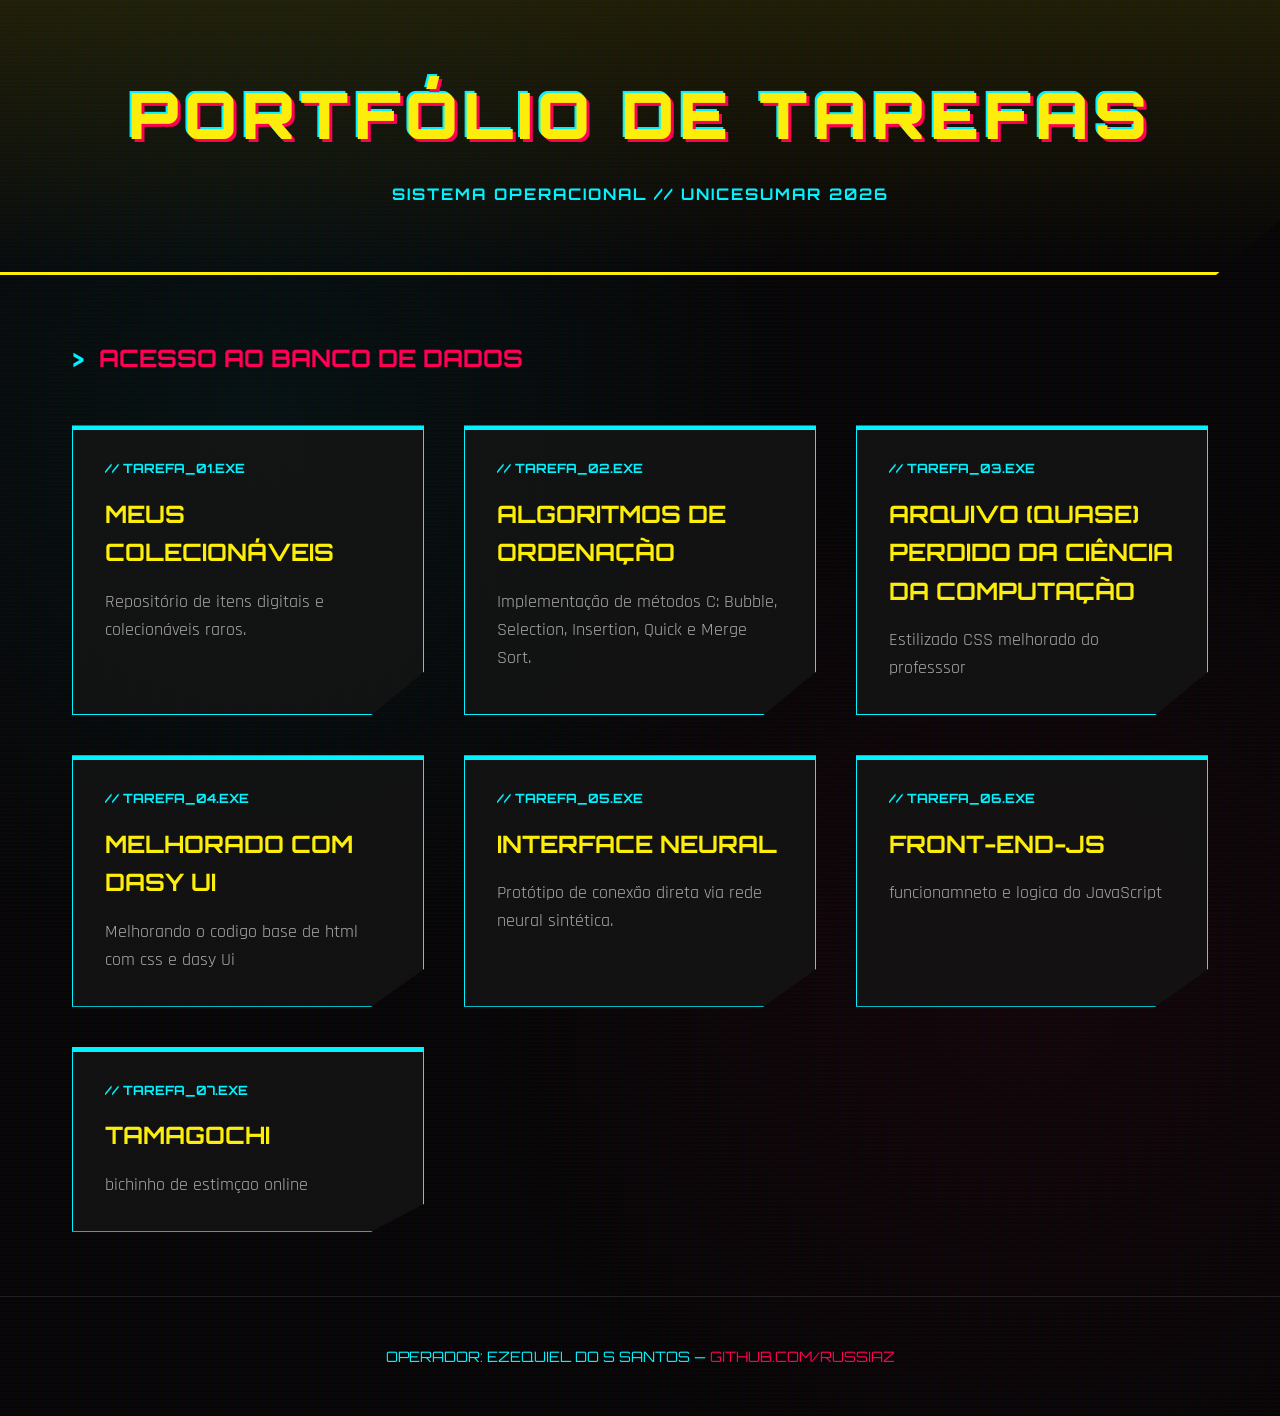
<file: index.html>
<!DOCTYPE html>
<html lang="pt-BR">
<head>
    <meta charset="UTF-8">
    <meta http-equiv="X-UA-Compatible" content="IE=edge">
    <meta name="viewport" content="width=device-width, initial-scale=1.0">
    <title>Portfólio de Tarefas // Cyberpunk 2026</title>
    <link rel="preconnect" href="https://fonts.googleapis.com">
    <link rel="preconnect" href="https://fonts.gstatic.com" crossorigin>
    <link href="https://fonts.googleapis.com/css2?family=Orbitron:wght@400;700;900&family=Rajdhani:wght@300;500;700&display=swap" rel="stylesheet">
    <style>
        :root {
            --bg-color: #050505;
            --main-cyan: #00f3ff;
            --main-pink: #ff0055;
            --main-yellow: #fcee0a;
            --text-color: #e0e0e0;
            --card-bg: rgba(20, 20, 20, 0.8);
            --glitch-speed: 0.3s;
        }

        * {
            margin: 0;
            padding: 0;
            box-sizing: border-box;
        }

        body {
            background-color: var(--bg-color);
            background-image: 
                radial-gradient(circle at 20% 30%, rgba(0, 243, 255, 0.05) 0%, transparent 40%),
                radial-gradient(circle at 80% 70%, rgba(255, 0, 85, 0.05) 0%, transparent 40%),
                linear-gradient(rgba(18, 16, 16, 0) 50%, rgba(0, 0, 0, 0.25) 50%),
                linear-gradient(90deg, rgba(255, 0, 0, 0.06), rgba(0, 255, 0, 0.02), rgba(0, 0, 255, 0.06));
            background-size: 100% 100%, 100% 100%, 100% 4px, 3px 100%;
            color: var(--text-color);
            font-family: 'Rajdhani', sans-serif;
            line-height: 1.6;
            overflow-x: hidden;
            min-height: 100vh;
        }

        header {
            padding: 4rem 2rem;
            text-align: center;
            border-bottom: 3px solid var(--main-yellow);
            position: relative;
            background: linear-gradient(to bottom, rgba(252, 238, 10, 0.1), transparent);
            clip-path: polygon(0 0, 100% 0, 100% 80%, 95% 100%, 0 100%);
        }

        header h1 {
            font-family: 'Orbitron', sans-serif;
            font-size: clamp(2rem, 8vw, 4rem);
            font-weight: 900;
            text-transform: uppercase;
            color: var(--main-yellow);
            text-shadow: 3px 3px 0px var(--main-pink), -2px -2px 0px var(--main-cyan);
            letter-spacing: 5px;
            margin-bottom: 1rem;
            position: relative;
        }

        header p {
            font-family: 'Orbitron', sans-serif;
            font-weight: 700;
            color: var(--main-cyan);
            letter-spacing: 2px;
            text-transform: uppercase;
        }

        main {
            max-width: 1200px;
            margin: 0 auto;
            padding: 4rem 2rem;
        }

        h2 {
            font-family: 'Orbitron', sans-serif;
            text-transform: uppercase;
            color: var(--main-pink);
            margin-bottom: 3rem;
            display: flex;
            align-items: center;
            gap: 1rem;
        }

        h2::before {
            content: ">";
            color: var(--main-cyan);
        }

        .grid {
            display: grid;
            grid-template-columns: repeat(auto-fill, minmax(300px, 1fr));
            gap: 2.5rem;
        }

        .card {
            background: var(--card-bg);
            border: 1px solid var(--main-cyan);
            padding: 2rem;
            text-decoration: none;
            color: inherit;
            position: relative;
            transition: all 0.3s ease;
            clip-path: polygon(0 0, 100% 0, 100% 85%, 85% 100%, 0 100%);
            display: flex;
            flex-direction: column;
            gap: 1rem;
            overflow: hidden;
        }

        .card::before {
            content: "";
            position: absolute;
            top: 0;
            left: 0;
            width: 100%;
            height: 4px;
            background: var(--main-cyan);
            transition: all 0.3s ease;
        }

        .card:hover {
            transform: translateY(-10px) skewX(-2deg);
            box-shadow: 10px 10px 0px var(--main-pink);
            border-color: var(--main-pink);
        }

        .card:hover::before {
            background: var(--main-pink);
            height: 8px;
        }

        .card .numero {
            font-family: 'Orbitron', sans-serif;
            color: var(--main-cyan);
            font-size: 0.8rem;
            font-weight: bold;
        }

        .card h3 {
            font-family: 'Orbitron', sans-serif;
            font-size: 1.5rem;
            color: var(--main-yellow);
            text-transform: uppercase;
        }

        .card p {
            font-size: 1.1rem;
            color: #aaa;
        }

        footer {
            text-align: center;
            padding: 3rem;
            border-top: 1px solid rgba(255, 255, 255, 0.1);
            font-family: 'Orbitron', sans-serif;
            color: var(--main-cyan);
            font-size: 0.9rem;
            text-transform: uppercase;
        }

        /* Glitch Effect */
        .glitch-wrapper {
            position: relative;
        }

        @keyframes glitch {
            0% { transform: translate(0); }
            20% { transform: translate(-3px, 3px); }
            40% { transform: translate(-3px, -3px); }
            60% { transform: translate(3px, 3px); }
            80% { transform: translate(3px, -3px); }
            100% { transform: translate(0); }
        }

        .card:hover h3 {
            animation: glitch var(--glitch-speed) infinite;
            text-shadow: 2px 0 var(--main-pink), -2px 0 var(--main-cyan);
        }

        /* Decorative elements */
        .scanline {
            width: 100%;
            height: 100px;
            z-index: 10;
            background: linear-gradient(0deg, rgba(0, 0, 0, 0) 0%, rgba(255, 255, 255, 0.1) 50%, rgba(0, 0, 0, 0) 100%);
            opacity: 0.1;
            position: fixed;
            bottom: 100%;
            animation: scanline 8s linear infinite;
            pointer-events: none;
        }

        @keyframes scanline {
            0% { bottom: 100%; }
            100% { bottom: -100px; }
        }

    </style>
</head>
<body>
    <div class="scanline"></div>
    
    <header>
        <h1 class="glitch" data-text="Portfólio de Tarefas">Portfólio de Tarefas</h1>
        <p>SISTEMA OPERACIONAL // UniCesumar 2026</p>
    </header>

    <main>
        <h2>Acesso ao Banco de Dados</h2>
        
        <div class="grid">
            <!-- CARD DE TAREFA 01 -->
            <a class="card" href="tarefa1/">
                <div class="numero">// TAREFA_01.EXE</div>
                <h3>Meus Colecionáveis</h3>
                <p>Repositório de itens digitais e colecionáveis raros.</p>
            </a>

            <!-- CARD DE TAREFA 02 -->
            <a class="card" href="tarefa2/">
                <div class="numero">// TAREFA_02.EXE</div>
                <h3>Algoritmos de Ordenação</h3>
                <p>Implementação de métodos C: Bubble, Selection, Insertion, Quick e Merge Sort.</p>
            </a>

            
            <a class="card" href="tarefa3/">
                <div class="numero">// TAREFA_03.EXE</div>
                <h3>Arquivo (Quase) Perdido da Ciência da Computação</h3>
                <p>Estilizado CSS melhorado do professsor</p>
            </a>

             
            <a class="card" href="tarefa4/">
                <div class="numero">// TAREFA_04.EXE</div>
                <h3>melhorado com Dasy UI</h3>
                <p>Melhorando o codigo base de html com css e dasy Ui</p>
            </a>

             
            <a class="card" href="tarefa5/">
                <div class="numero">// TAREFA_05.EXE</div>
                <h3>Interface Neural</h3>
                <p>Protótipo de conexão direta via rede neural sintética.</p>
            </a>

             
            <a class="card" href="tarefa6/">
                <div class="numero">// TAREFA_06.EXE</div>
                <h3>Front-end-Js</h3>
                <p>funcionamneto e logica do JavaScript</p>
            </a>

            
            <a class="card" href="tarefa7/">
                <div class="numero">// TAREFA_07.EXE</div>
                <h3>Tamagochi</h3>
                <p>bichinho de estimçao online</p>
            </a>
            
        </div>
    </main>

    <footer>
        <p>Operador: Ezequiel do s Santos — <span style="color: var(--main-pink)">github.com/russiaz</span></p>
    </footer>
</body>
</html>
</file>
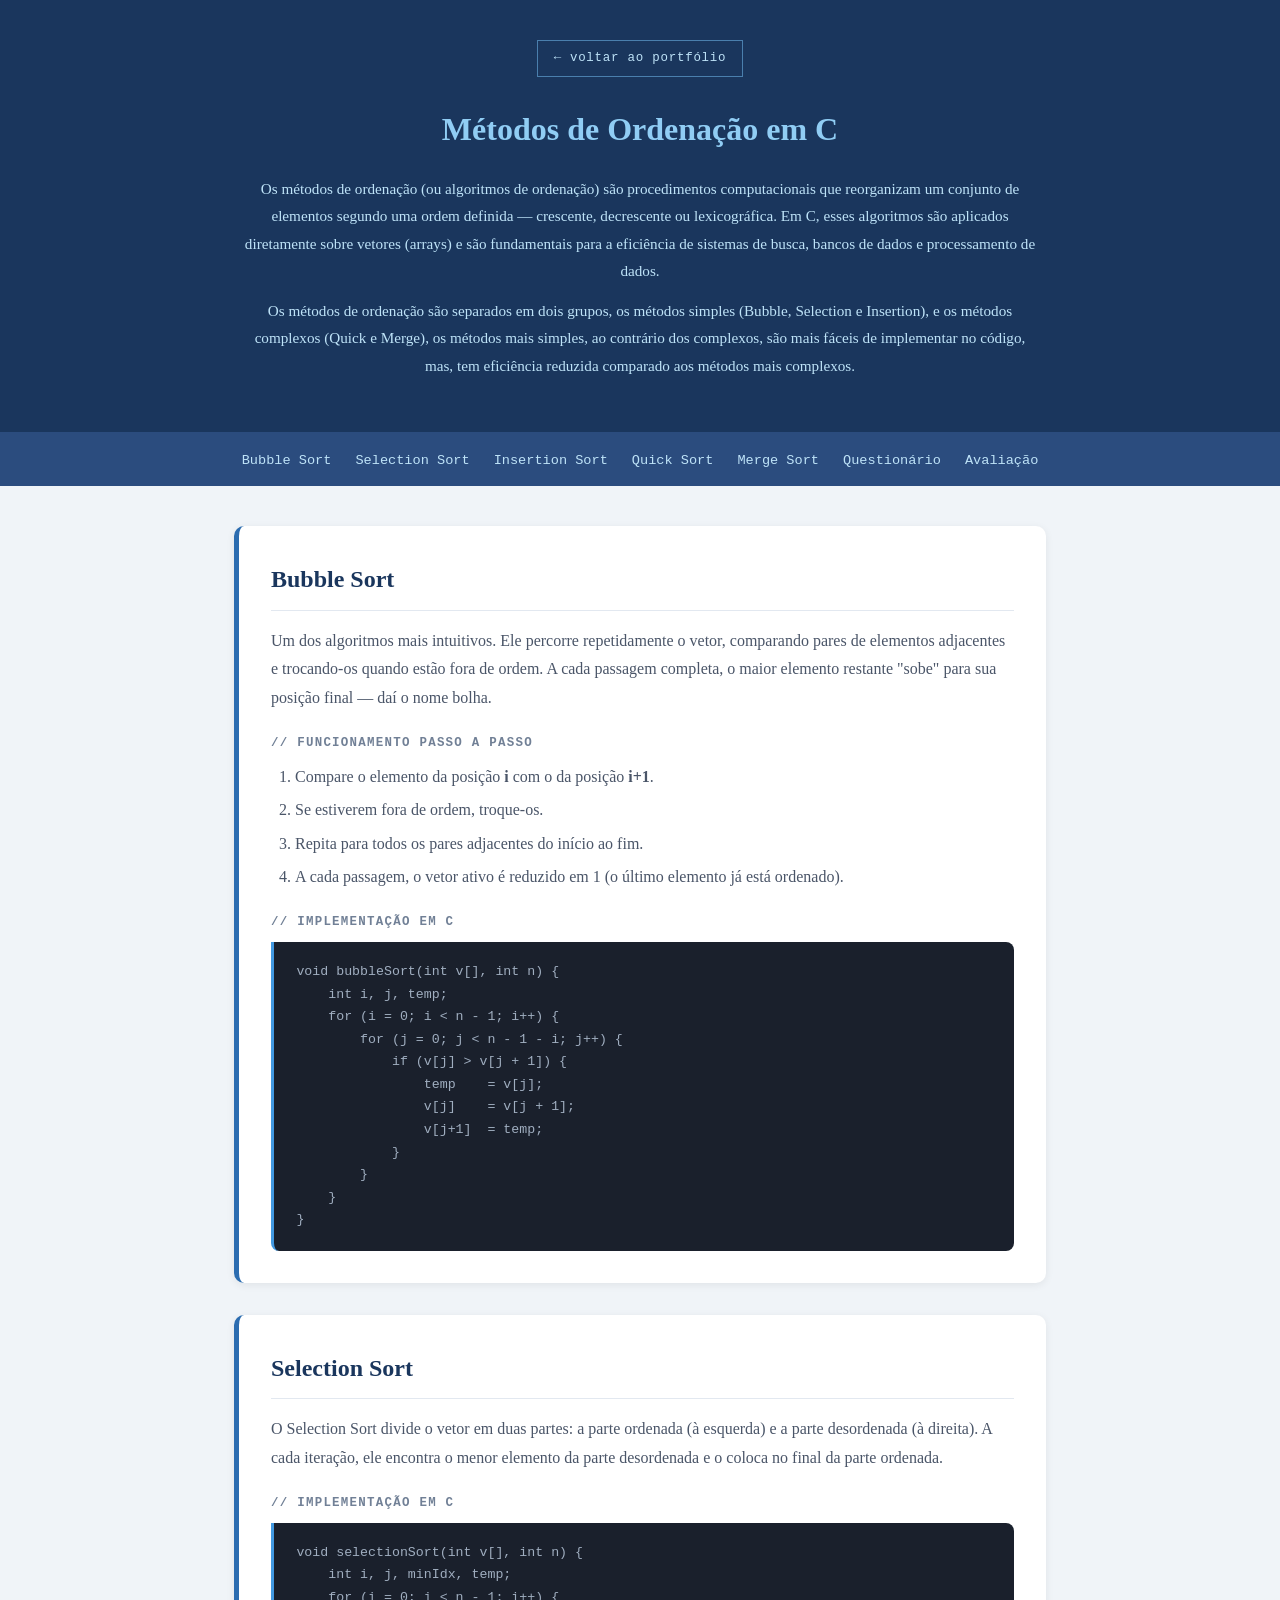
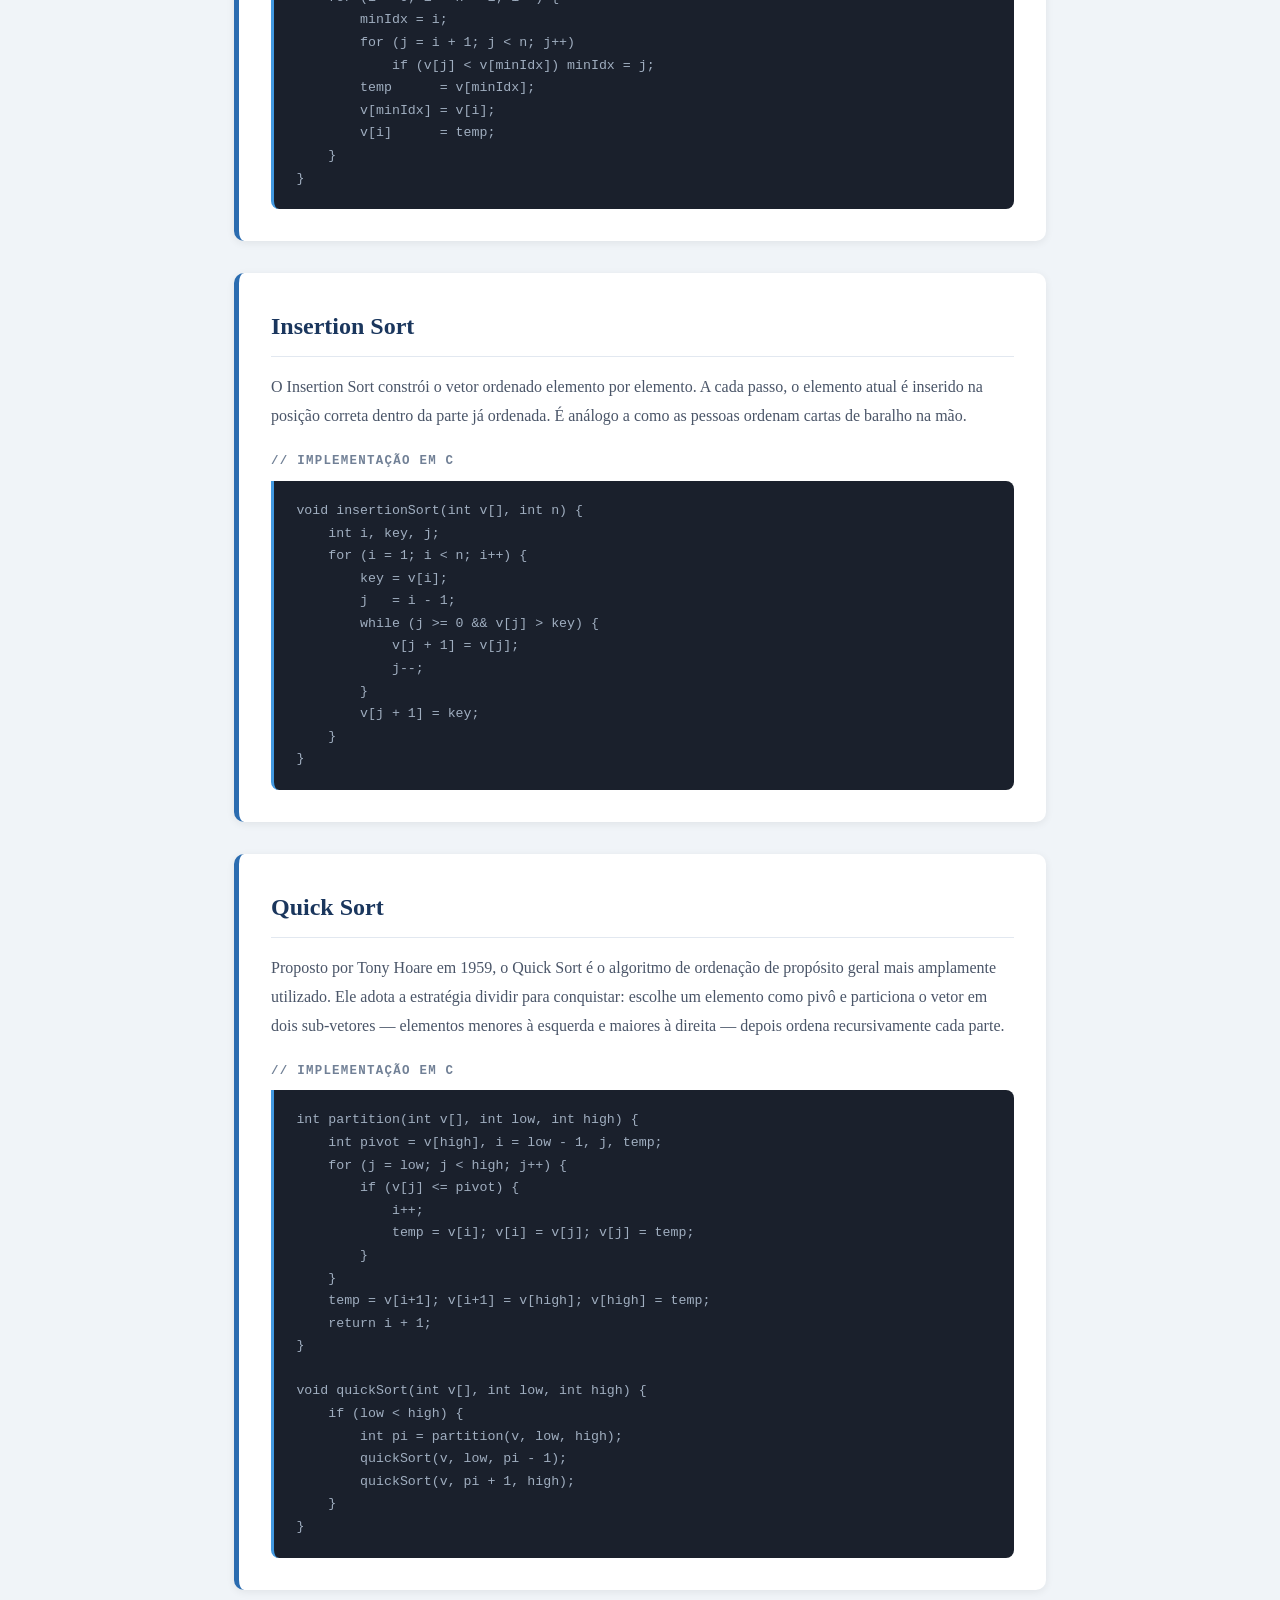
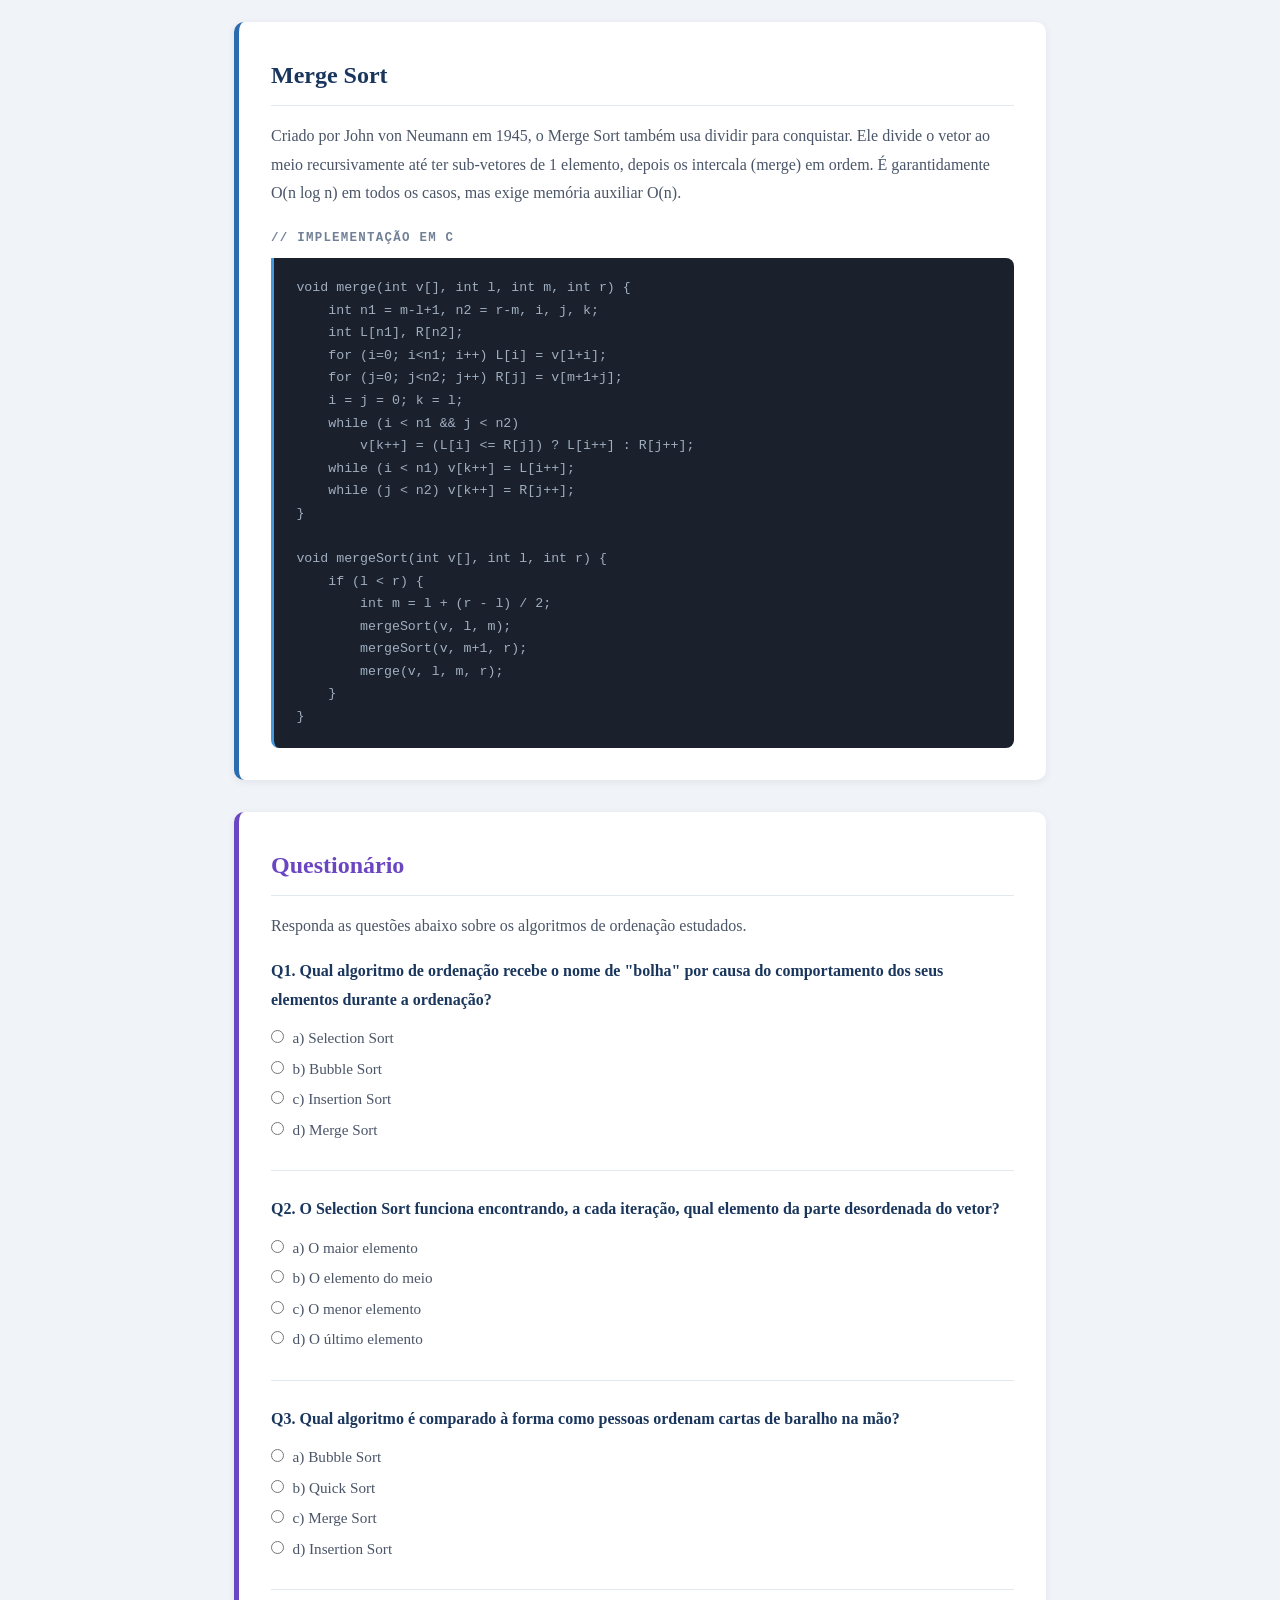
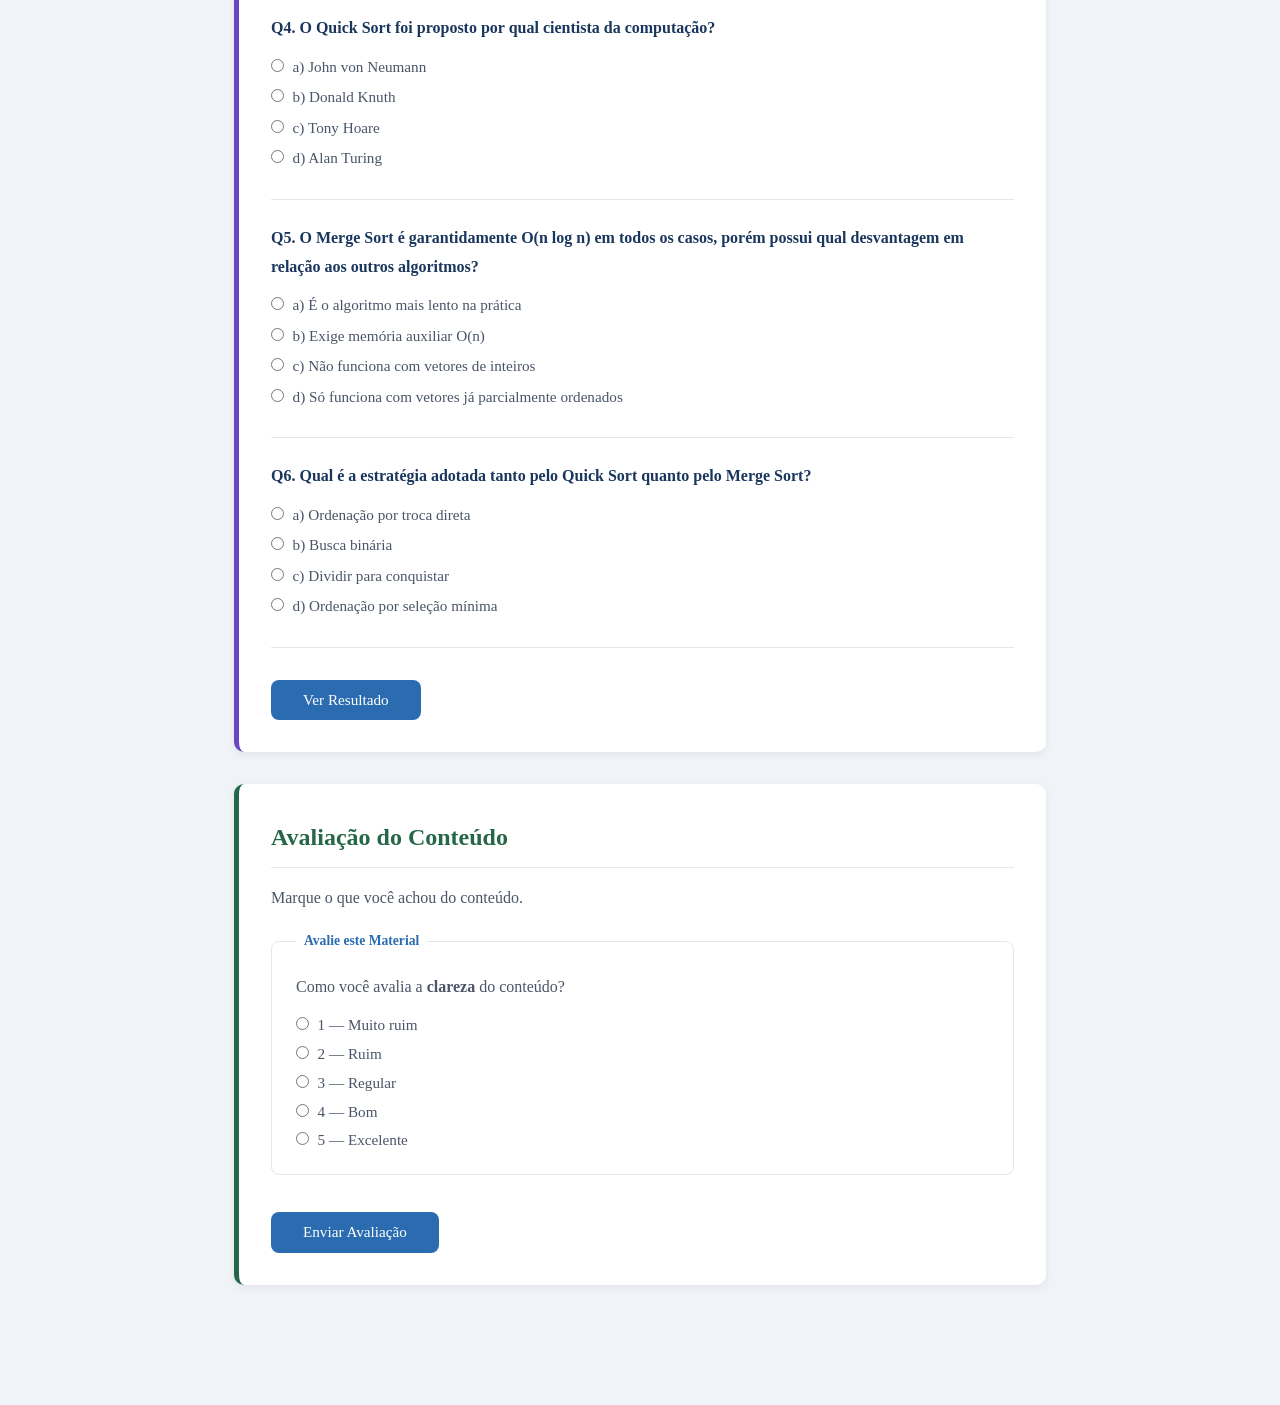
<file: tarefa2/index.html>
<!DOCTYPE html>
<html lang="pt-BR">

<head>
  <meta charset="UTF-8">
  <meta http-equiv="X-UA-Compatible" content="IE=edge">
  <meta name="viewport" content="width=device-width, initial-scale=1.0">
  <title>Métodos de Ordenação em C</title>

  <style>
    * { margin: 0; padding: 0; box-sizing: border-box; }

    body {
      background-color: #f0f4f8;
      color: #2d3748;
      font-family: Georgia, serif;
      font-size: 16px;
      line-height: 1.8;
    }

    header {
      background-color: #1a365d;
      color: #ffffff;
      padding: 2.5rem 2rem;
      text-align: center;
    }

    header h1 {
      font-size: 2rem;
      margin-bottom: 1rem;
      color: #90cdf4;
    }

    header p {
      max-width: 800px;
      margin: 0 auto 0.8rem;
      color: #bee3f8;
      font-size: 0.95rem;
    }

    /* ── BOTÃO VOLTAR ── */
    .btn-voltar {
      display: inline-flex;
      align-items: center;
      gap: 0.5rem;
      font-family: 'Courier New', monospace;
      font-size: 0.78rem;
      color: #bee3f8;
      text-decoration: none;
      letter-spacing: 0.06em;
      padding: 0.4rem 1rem;
      border: 1px solid #4a7fad;
      background: transparent;
      margin-bottom: 1.5rem;
      transition: color 0.2s, border-color 0.2s, background 0.2s;
      position: relative;
      overflow: hidden;
    }

    .btn-voltar::before {
      content: '';
      position: absolute;
      top: 0; left: 0; right: 0;
      height: 1px;
      background: #90cdf4;
      transform: scaleX(0);
      transform-origin: left;
      transition: transform 0.25s ease;
    }

    .btn-voltar:hover {
      color: #ffffff;
      border-color: #90cdf4;
      background: rgba(144, 205, 244, 0.08);
    }

    .btn-voltar:hover::before {
      transform: scaleX(1);
    }

    .btn-voltar .seta {
      transition: transform 0.2s;
    }

    .btn-voltar:hover .seta {
      transform: translateX(-3px);
    }

    nav {
      background-color: #2b4c7e;
      padding: 0.8rem 2rem;
      position: sticky;
      top: 0;
      z-index: 100;
    }

    nav ul {
      list-style: none;
      display: flex;
      flex-wrap: wrap;
      justify-content: center;
      gap: 0.5rem 1.5rem;
    }

    nav ul li a {
      color: #bee3f8;
      text-decoration: none;
      font-family: 'Courier New', monospace;
      font-size: 0.85rem;
      padding: 0.2rem 0;
      border-bottom: 2px solid transparent;
      transition: color 0.2s, border-color 0.2s;
    }

    nav ul li a:hover {
      color: #ffffff;
      border-bottom-color: #90cdf4;
    }

    main {
      max-width: 860px;
      margin: 2.5rem auto;
      padding: 0 1.5rem 3rem;
    }

    section {
      background-color: #ffffff;
      border-radius: 10px;
      padding: 2rem;
      margin-bottom: 2rem;
      border-left: 5px solid #2b6cb0;
      box-shadow: 0 2px 8px rgba(0,0,0,0.07);
    }

    section h2 {
      font-size: 1.5rem;
      color: #1a365d;
      margin-bottom: 1rem;
      padding-bottom: 0.5rem;
      border-bottom: 1px solid #e2e8f0;
    }

    section p {
      color: #4a5568;
      margin-bottom: 1rem;
    }

    section h4 {
      font-family: 'Courier New', monospace;
      font-size: 0.78rem;
      color: #718096;
      text-transform: uppercase;
      letter-spacing: 0.1em;
      margin: 1.2rem 0 0.5rem;
    }

    ol {
      padding-left: 1.5rem;
      margin-bottom: 1rem;
    }

    ol li {
      color: #4a5568;
      margin-bottom: 0.3rem;
    }

    section pre, section .codigo {
      background-color: #1a202c;
      color: #a0aec0;
      font-family: 'Courier New', monospace;
      font-size: 0.83rem;
      line-height: 1.7;
      padding: 1.2rem 1.4rem;
      border-radius: 0 8px 8px 8px;
      border-left: 3px solid #4299e1;
      overflow-x: auto;
      white-space: pre;
      margin-top: 0.5rem;
    }

    #avaliacao {
      border-left-color: #276749;
    }

    #avaliacao h2 {
      color: #276749;
    }

    fieldset {
      border: 1px solid #e2e8f0;
      border-radius: 8px;
      padding: 1.2rem 1.5rem;
      margin-top: 1rem;
    }

    legend {
      font-size: 0.85rem;
      font-weight: bold;
      color: #2b6cb0;
      padding: 0 0.5rem;
    }

    fieldset p { margin-bottom: 0.6rem; }

    label {
      color: #4a5568;
      font-size: 0.95rem;
      cursor: pointer;
    }

    input[type="radio"] {
      accent-color: #2b6cb0;
      margin-right: 0.3rem;
    }

    button[type="submit"] {
      background-color: #2b6cb0;
      color: #ffffff;
      font-family: Georgia, serif;
      font-size: 0.95rem;
      padding: 0.7rem 2rem;
      border: none;
      border-radius: 8px;
      cursor: pointer;
      margin-top: 0.5rem;
      transition: background-color 0.2s;
    }

    button[type="submit"]:hover {
      background-color: #1a4a8a;
    }

    #questionario {
      border-left-color: #6b46c1;
    }

    #questionario h2 {
      color: #6b46c1;
    }

    .questao {
      margin-bottom: 1.5rem;
      padding-bottom: 1.5rem;
      border-bottom: 1px solid #e2e8f0;
    }

    .questao:last-of-type {
      border-bottom: none;
    }

    .questao p {
      font-weight: bold;
      color: #1a365d;
      margin-bottom: 0.6rem;
    }

    .questao label {
      display: block;
      font-weight: normal;
      margin-bottom: 0.2rem;
    }

    #resultado {
      display: none;
      margin-top: 1.5rem;
      padding: 1.2rem 1.5rem;
      border-radius: 8px;
      border: 1px solid #e2e8f0;
      background-color: #f7fafc;
    }

    #resultado p {
      margin: 0;
      font-weight: bold;
      font-size: 1rem;
      color: #1a365d;
    }
  </style>
</head>

<body>

  <header>
    <a class="btn-voltar" href="../">
      <span class="seta">←</span>
      <span>voltar ao portfólio</span>
    </a>
    <h1>Métodos de Ordenação em C</h1>
    <p>Os métodos de ordenação (ou algoritmos de ordenação) são procedimentos computacionais que
reorganizam um conjunto de elementos segundo uma ordem definida — crescente, decrescente ou
lexicográfica. Em C, esses algoritmos são aplicados diretamente sobre vetores (arrays) e são
fundamentais para a eficiência de sistemas de busca, bancos de dados e processamento de dados.</p>

    <p>Os métodos de ordenação são separados em dois grupos, os métodos simples (Bubble, Selection e Insertion), e os métodos complexos (Quick e Merge), os métodos mais simples, ao contrário dos complexos, são mais fáceis de implementar no código, mas, tem eficiência reduzida comparado aos métodos mais complexos.</p>
  </header>

  <nav>
    <ul>
      <li><a href="#secao1">Bubble Sort</a></li>
      <li><a href="#secao2">Selection Sort</a></li>
      <li><a href="#secao3">Insertion Sort</a></li>
      <li><a href="#secao4">Quick Sort</a></li>
      <li><a href="#secao5">Merge Sort</a></li>
      <li><a href="#questionario">Questionário</a></li>
      <li><a href="#avaliacao">Avaliação</a></li>
    </ul>
  </nav>

  <main>

    <section id="secao1">
      <h2>Bubble Sort</h2>
      <p>Um dos algoritmos mais intuitivos. Ele percorre repetidamente o vetor, comparando pares de elementos adjacentes e trocando-os quando estão fora de ordem. A cada passagem completa, o maior elemento restante "sobe" para sua posição final — daí o nome bolha.</p>

      <h4>// funcionamento passo a passo</h4>
      <ol>
        <li>Compare o elemento da posição <strong>i</strong> com o da posição <strong>i+1</strong>.</li>
        <li>Se estiverem fora de ordem, troque-os.</li>
        <li>Repita para todos os pares adjacentes do início ao fim.</li>
        <li>A cada passagem, o vetor ativo é reduzido em 1 (o último elemento já está ordenado).</li>
      </ol>

      <h4>// implementação em C</h4>
      <pre>void bubbleSort(int v[], int n) {
    int i, j, temp;
    for (i = 0; i &lt; n - 1; i++) {
        for (j = 0; j &lt; n - 1 - i; j++) {
            if (v[j] &gt; v[j + 1]) {
                temp    = v[j];
                v[j]    = v[j + 1];
                v[j+1]  = temp;
            }
        }
    }
}</pre>
    </section>

    <section id="secao2">
      <h2>Selection Sort</h2>
      <p>O Selection Sort divide o vetor em duas partes: a parte ordenada (à esquerda) e a parte desordenada (à direita). A cada iteração, ele encontra o menor elemento da parte desordenada e o coloca no final da parte ordenada.</p>

      <h4>// implementação em C</h4>
      <pre>void selectionSort(int v[], int n) {
    int i, j, minIdx, temp;
    for (i = 0; i &lt; n - 1; i++) {
        minIdx = i;
        for (j = i + 1; j &lt; n; j++)
            if (v[j] &lt; v[minIdx]) minIdx = j;
        temp      = v[minIdx];
        v[minIdx] = v[i];
        v[i]      = temp;
    }
}</pre>
    </section>

    <section id="secao3">
      <h2>Insertion Sort</h2>
      <p>O Insertion Sort constrói o vetor ordenado elemento por elemento. A cada passo, o elemento atual é inserido na posição correta dentro da parte já ordenada. É análogo a como as pessoas ordenam cartas de baralho na mão.</p>

      <h4>// implementação em C</h4>
      <pre>void insertionSort(int v[], int n) {
    int i, key, j;
    for (i = 1; i &lt; n; i++) {
        key = v[i];
        j   = i - 1;
        while (j &gt;= 0 &amp;&amp; v[j] &gt; key) {
            v[j + 1] = v[j];
            j--;
        }
        v[j + 1] = key;
    }
}</pre>
    </section>

    <section id="secao4">
      <h2>Quick Sort</h2>
      <p>Proposto por Tony Hoare em 1959, o Quick Sort é o algoritmo de ordenação de propósito geral mais amplamente utilizado. Ele adota a estratégia dividir para conquistar: escolhe um elemento como pivô e particiona o vetor em dois sub-vetores — elementos menores à esquerda e maiores à direita — depois ordena recursivamente cada parte.</p>

      <h4>// implementação em C</h4>
      <pre>int partition(int v[], int low, int high) {
    int pivot = v[high], i = low - 1, j, temp;
    for (j = low; j &lt; high; j++) {
        if (v[j] &lt;= pivot) {
            i++;
            temp = v[i]; v[i] = v[j]; v[j] = temp;
        }
    }
    temp = v[i+1]; v[i+1] = v[high]; v[high] = temp;
    return i + 1;
}

void quickSort(int v[], int low, int high) {
    if (low &lt; high) {
        int pi = partition(v, low, high);
        quickSort(v, low, pi - 1);
        quickSort(v, pi + 1, high);
    }
}</pre>
    </section>

    <section id="secao5">
      <h2>Merge Sort</h2>
      <p>Criado por John von Neumann em 1945, o Merge Sort também usa dividir para conquistar. Ele divide o vetor ao meio recursivamente até ter sub-vetores de 1 elemento, depois os intercala (merge) em ordem. É garantidamente O(n log n) em todos os casos, mas exige memória auxiliar O(n).</p>

      <h4>// implementação em C</h4>
      <pre>void merge(int v[], int l, int m, int r) {
    int n1 = m-l+1, n2 = r-m, i, j, k;
    int L[n1], R[n2];
    for (i=0; i&lt;n1; i++) L[i] = v[l+i];
    for (j=0; j&lt;n2; j++) R[j] = v[m+1+j];
    i = j = 0; k = l;
    while (i &lt; n1 &amp;&amp; j &lt; n2)
        v[k++] = (L[i] &lt;= R[j]) ? L[i++] : R[j++];
    while (i &lt; n1) v[k++] = L[i++];
    while (j &lt; n2) v[k++] = R[j++];
}

void mergeSort(int v[], int l, int r) {
    if (l &lt; r) {
        int m = l + (r - l) / 2;
        mergeSort(v, l, m);
        mergeSort(v, m+1, r);
        merge(v, l, m, r);
    }
}</pre>
    </section>

    <section id="questionario">
      <h2>Questionário</h2>
      <p>Responda as questões abaixo sobre os algoritmos de ordenação estudados.</p>

      <form id="form-questionario">

        <div class="questao">
          <p>Q1. Qual algoritmo de ordenação recebe o nome de "bolha" por causa do comportamento dos seus elementos durante a ordenação?</p>
          <label><input type="radio" name="q1" value="a"> a) Selection Sort</label>
          <label><input type="radio" name="q1" value="b"> b) Bubble Sort</label>
          <label><input type="radio" name="q1" value="c"> c) Insertion Sort</label>
          <label><input type="radio" name="q1" value="d"> d) Merge Sort</label>
        </div>

        <div class="questao">
          <p>Q2. O Selection Sort funciona encontrando, a cada iteração, qual elemento da parte desordenada do vetor?</p>
          <label><input type="radio" name="q2" value="a"> a) O maior elemento</label>
          <label><input type="radio" name="q2" value="b"> b) O elemento do meio</label>
          <label><input type="radio" name="q2" value="c"> c) O menor elemento</label>
          <label><input type="radio" name="q2" value="d"> d) O último elemento</label>
        </div>

        <div class="questao">
          <p>Q3. Qual algoritmo é comparado à forma como pessoas ordenam cartas de baralho na mão?</p>
          <label><input type="radio" name="q3" value="a"> a) Bubble Sort</label>
          <label><input type="radio" name="q3" value="b"> b) Quick Sort</label>
          <label><input type="radio" name="q3" value="c"> c) Merge Sort</label>
          <label><input type="radio" name="q3" value="d"> d) Insertion Sort</label>
        </div>

        <div class="questao">
          <p>Q4. O Quick Sort foi proposto por qual cientista da computação?</p>
          <label><input type="radio" name="q4" value="a"> a) John von Neumann</label>
          <label><input type="radio" name="q4" value="b"> b) Donald Knuth</label>
          <label><input type="radio" name="q4" value="c"> c) Tony Hoare</label>
          <label><input type="radio" name="q4" value="d"> d) Alan Turing</label>
        </div>

        <div class="questao">
          <p>Q5. O Merge Sort é garantidamente O(n log n) em todos os casos, porém possui qual desvantagem em relação aos outros algoritmos?</p>
          <label><input type="radio" name="q5" value="a"> a) É o algoritmo mais lento na prática</label>
          <label><input type="radio" name="q5" value="b"> b) Exige memória auxiliar O(n)</label>
          <label><input type="radio" name="q5" value="c"> c) Não funciona com vetores de inteiros</label>
          <label><input type="radio" name="q5" value="d"> d) Só funciona com vetores já parcialmente ordenados</label>
        </div>

        <div class="questao">
          <p>Q6. Qual é a estratégia adotada tanto pelo Quick Sort quanto pelo Merge Sort?</p>
          <label><input type="radio" name="q6" value="a"> a) Ordenação por troca direta</label>
          <label><input type="radio" name="q6" value="b"> b) Busca binária</label>
          <label><input type="radio" name="q6" value="c"> c) Dividir para conquistar</label>
          <label><input type="radio" name="q6" value="d"> d) Ordenação por seleção mínima</label>
        </div>

        <button type="submit">Ver Resultado</button>

        <div id="resultado">
          <p id="texto-resultado"></p>
        </div>

      </form>
    </section>

    <section id="avaliacao">
      <h2>Avaliação do Conteúdo</h2>
      <p>Marque o que você achou do conteúdo.</p>

      <form action="#" method="get">
        <fieldset>
          <legend>Avalie este Material</legend>

          <p>Como você avalia a <b>clareza</b> do conteúdo?</p>
          <label><input type="radio" name="clareza" value="1"> 1 — Muito ruim</label><br>
          <label><input type="radio" name="clareza" value="2"> 2 — Ruim</label><br>
          <label><input type="radio" name="clareza" value="3"> 3 — Regular</label><br>
          <label><input type="radio" name="clareza" value="4"> 4 — Bom</label><br>
          <label><input type="radio" name="clareza" value="5"> 5 — Excelente</label><br>
        </fieldset>

        <br>
        <button type="submit">Enviar Avaliação</button>
      </form>
    </section>

  </main>

  <script>
    const gabarito = { q1: 'b', q2: 'c', q3: 'd', q4: 'c', q5: 'b', q6: 'c' };

    document.getElementById('form-questionario').addEventListener('submit', function(e) {
      e.preventDefault();
      let acertos = 0;
      const total = Object.keys(gabarito).length;

      for (const questao in gabarito) {
        const selecionada = document.querySelector('input[name="' + questao + '"]:checked');
        if (selecionada && selecionada.value === gabarito[questao]) {
          acertos++;
        }
      }

      const resultado = document.getElementById('resultado');
      const texto = document.getElementById('texto-resultado');
      texto.textContent = 'Você acertou ' + acertos + ' de ' + total + ' questões.';
      resultado.style.display = 'block';
      resultado.scrollIntoView({ behavior: 'smooth', block: 'nearest' });
    });
  </script>

</body>
</html>
</file>
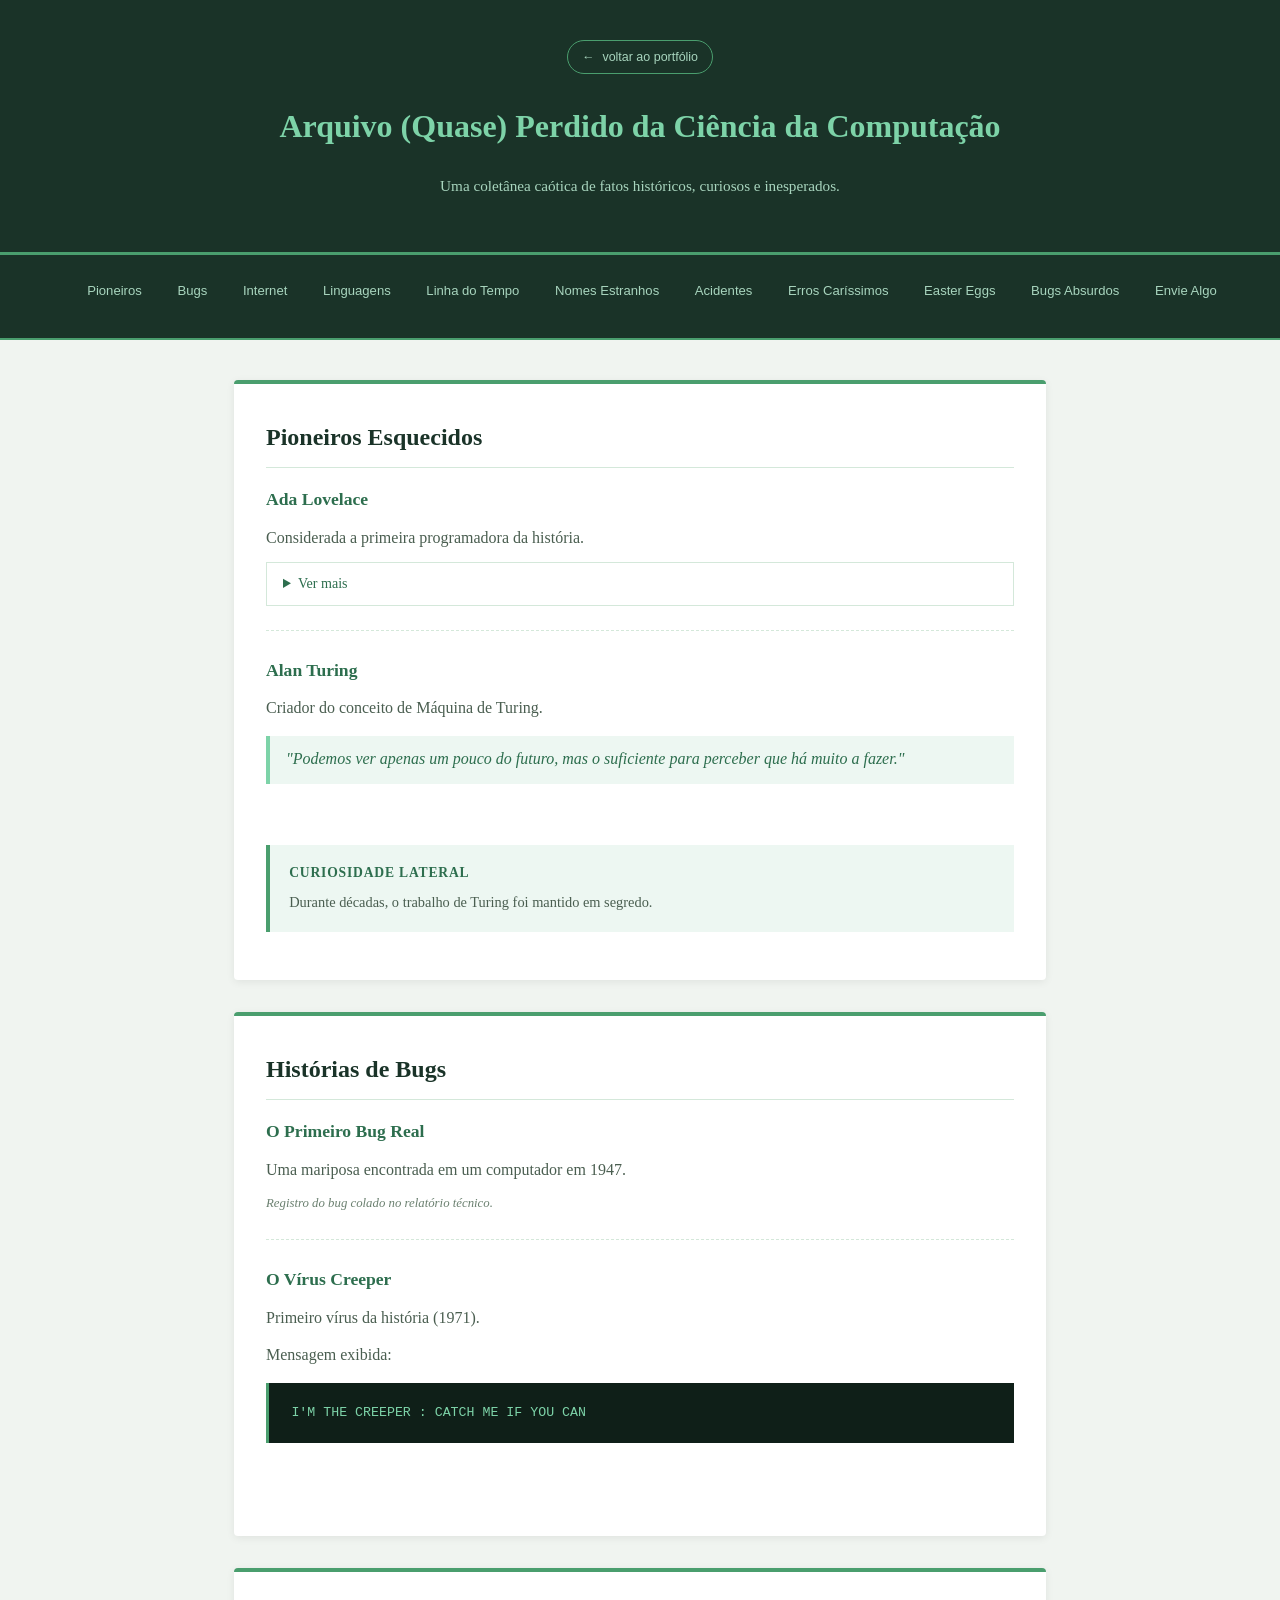
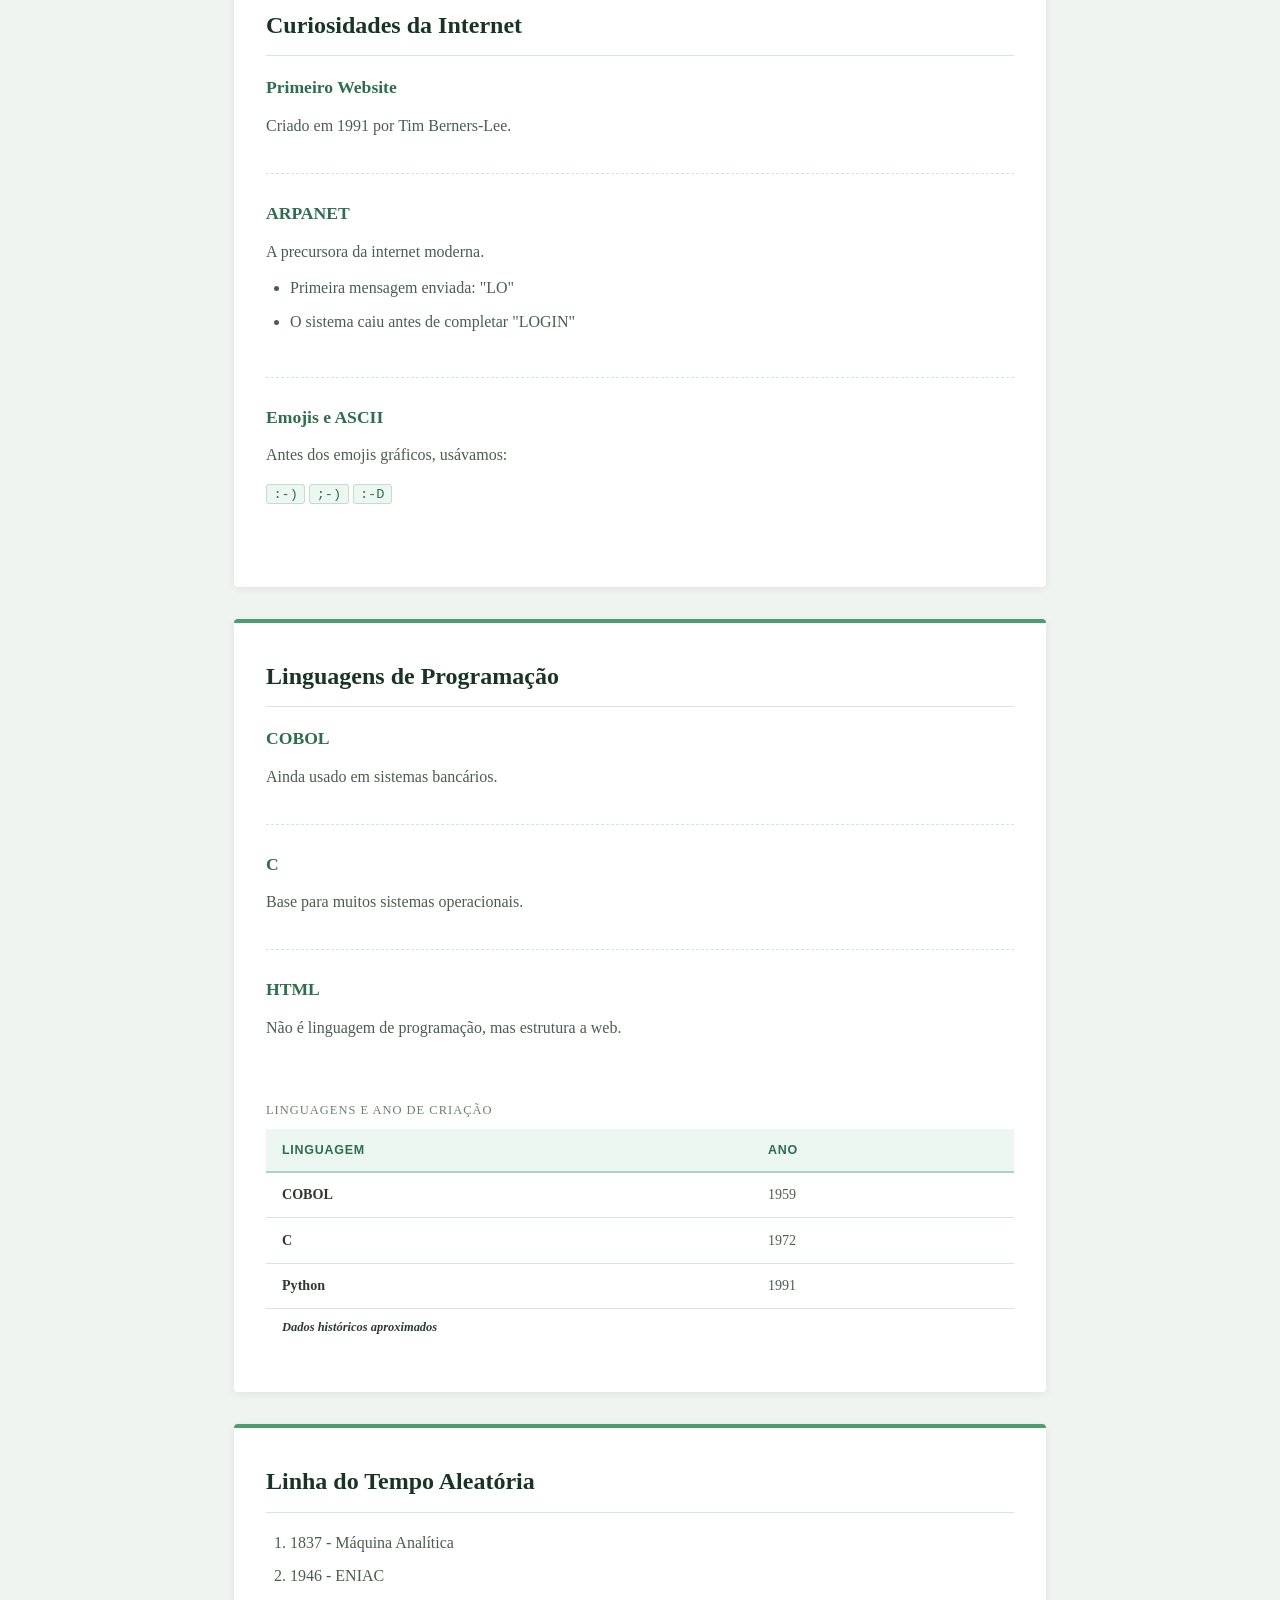
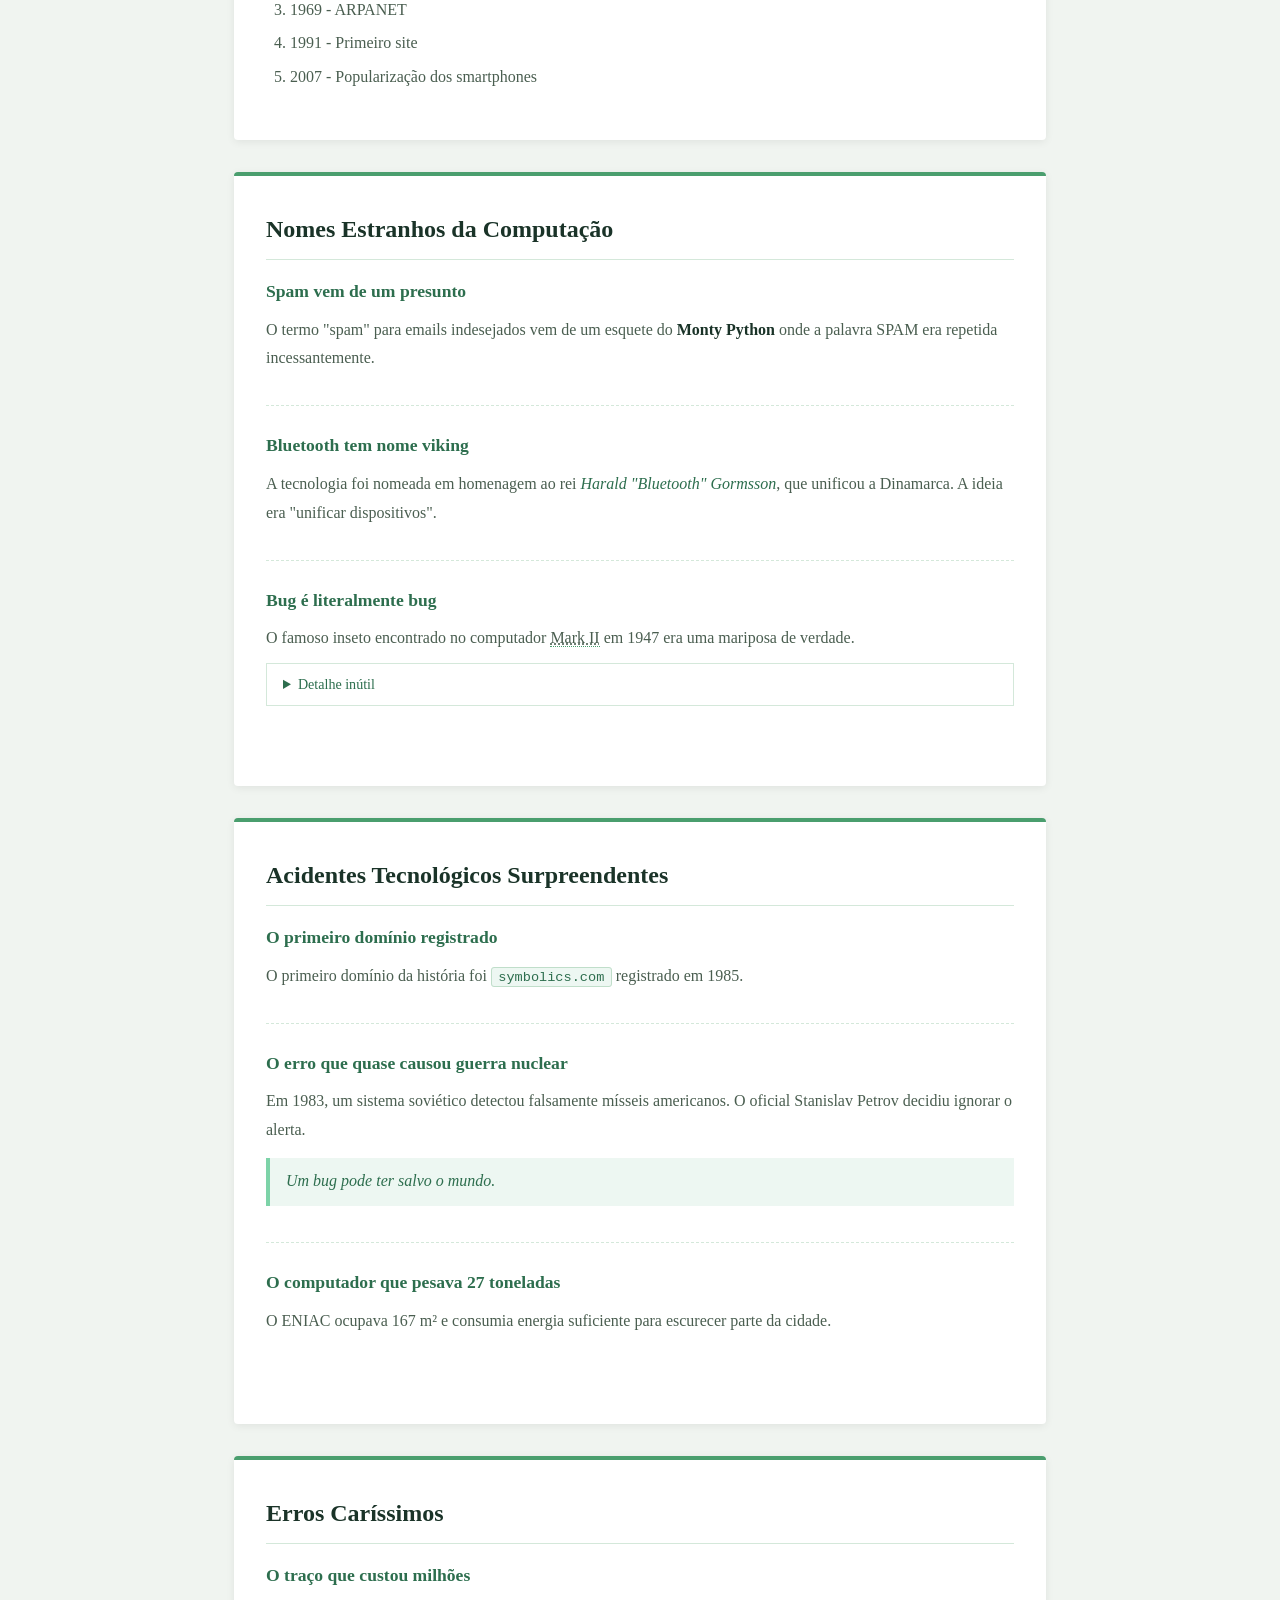
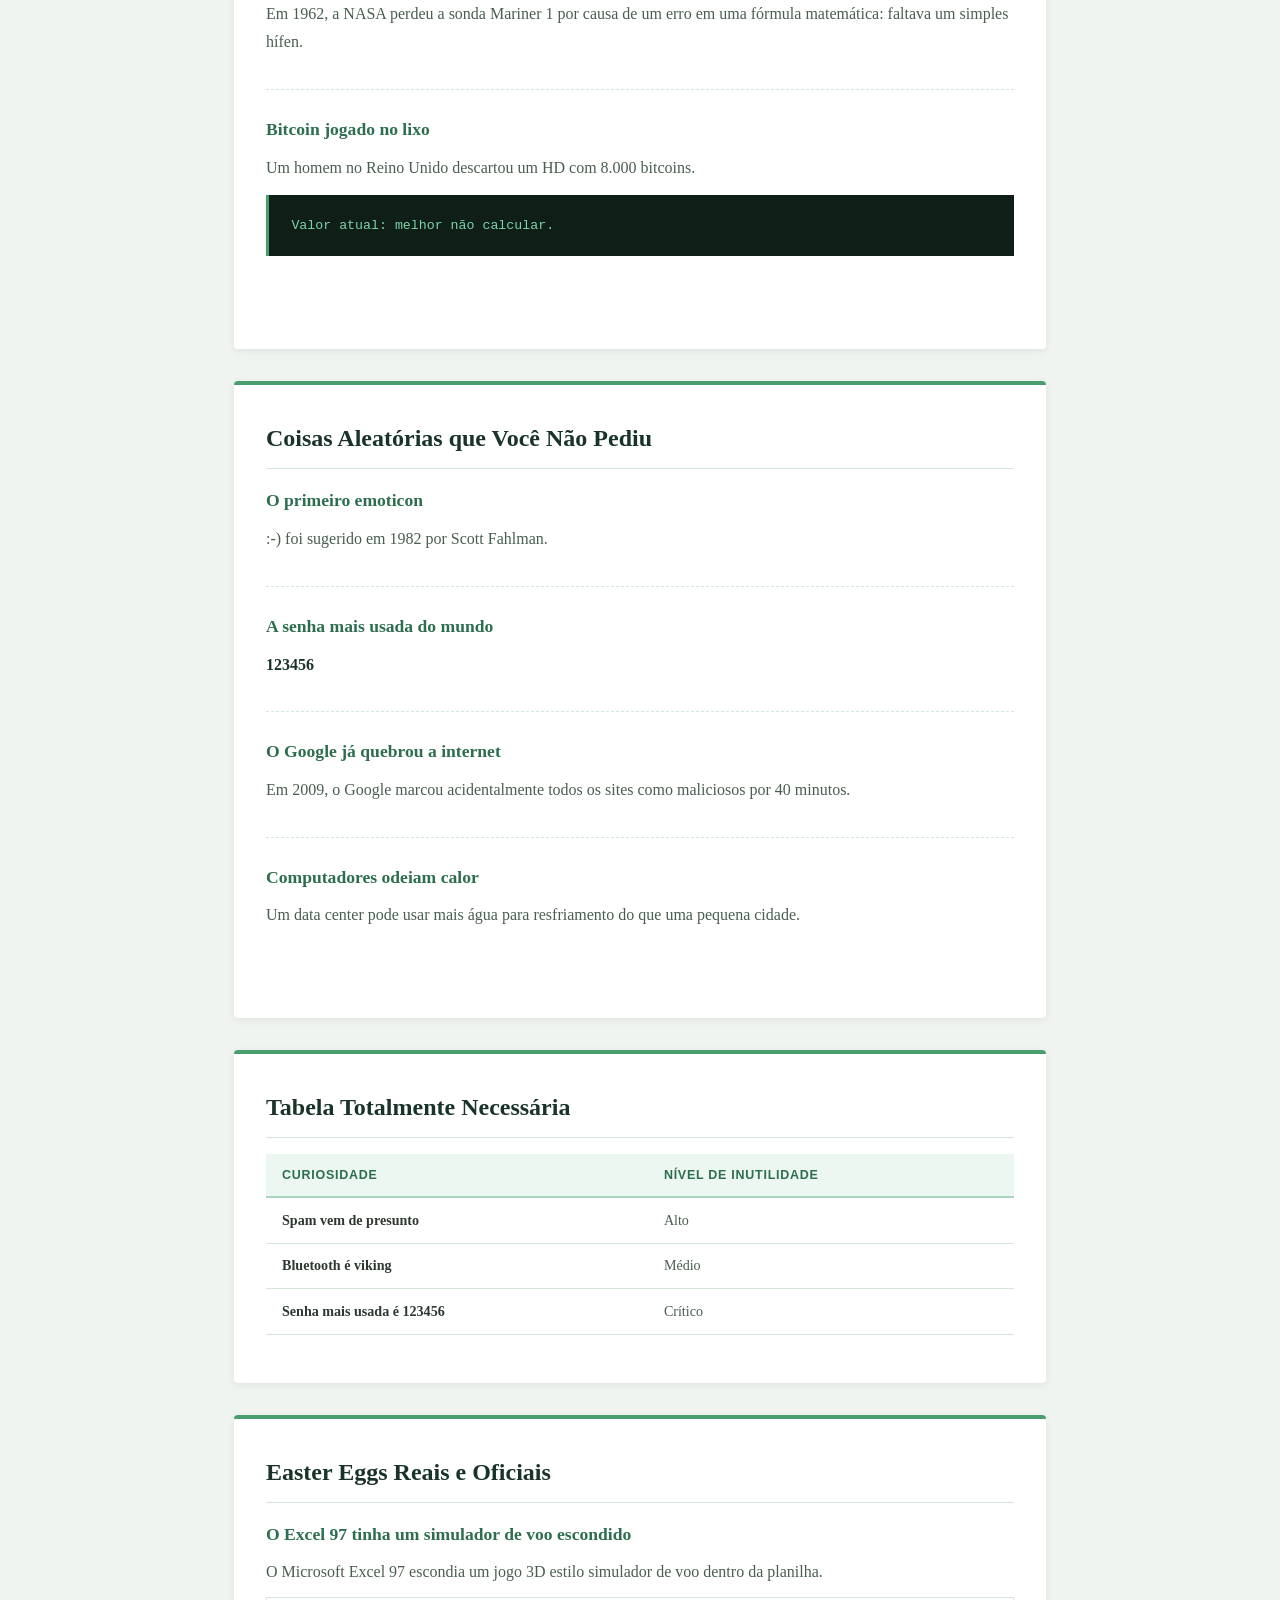
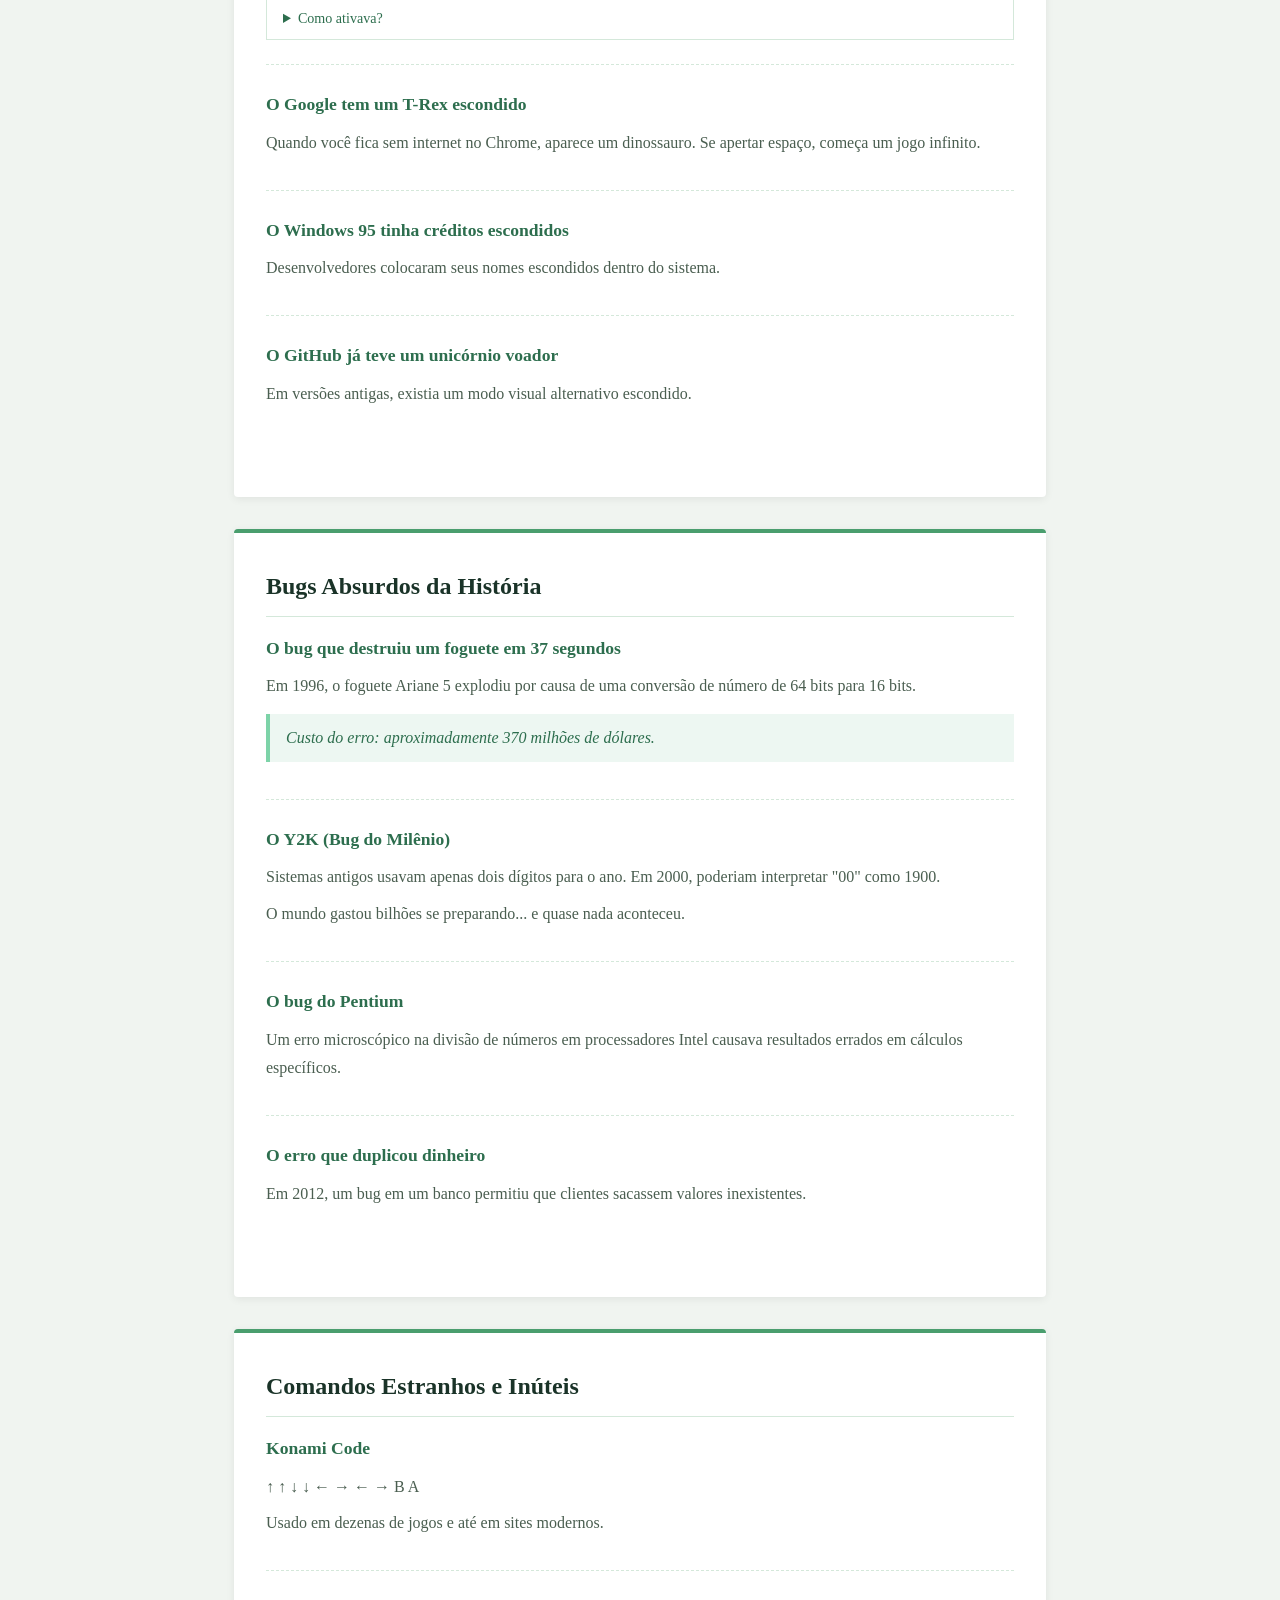
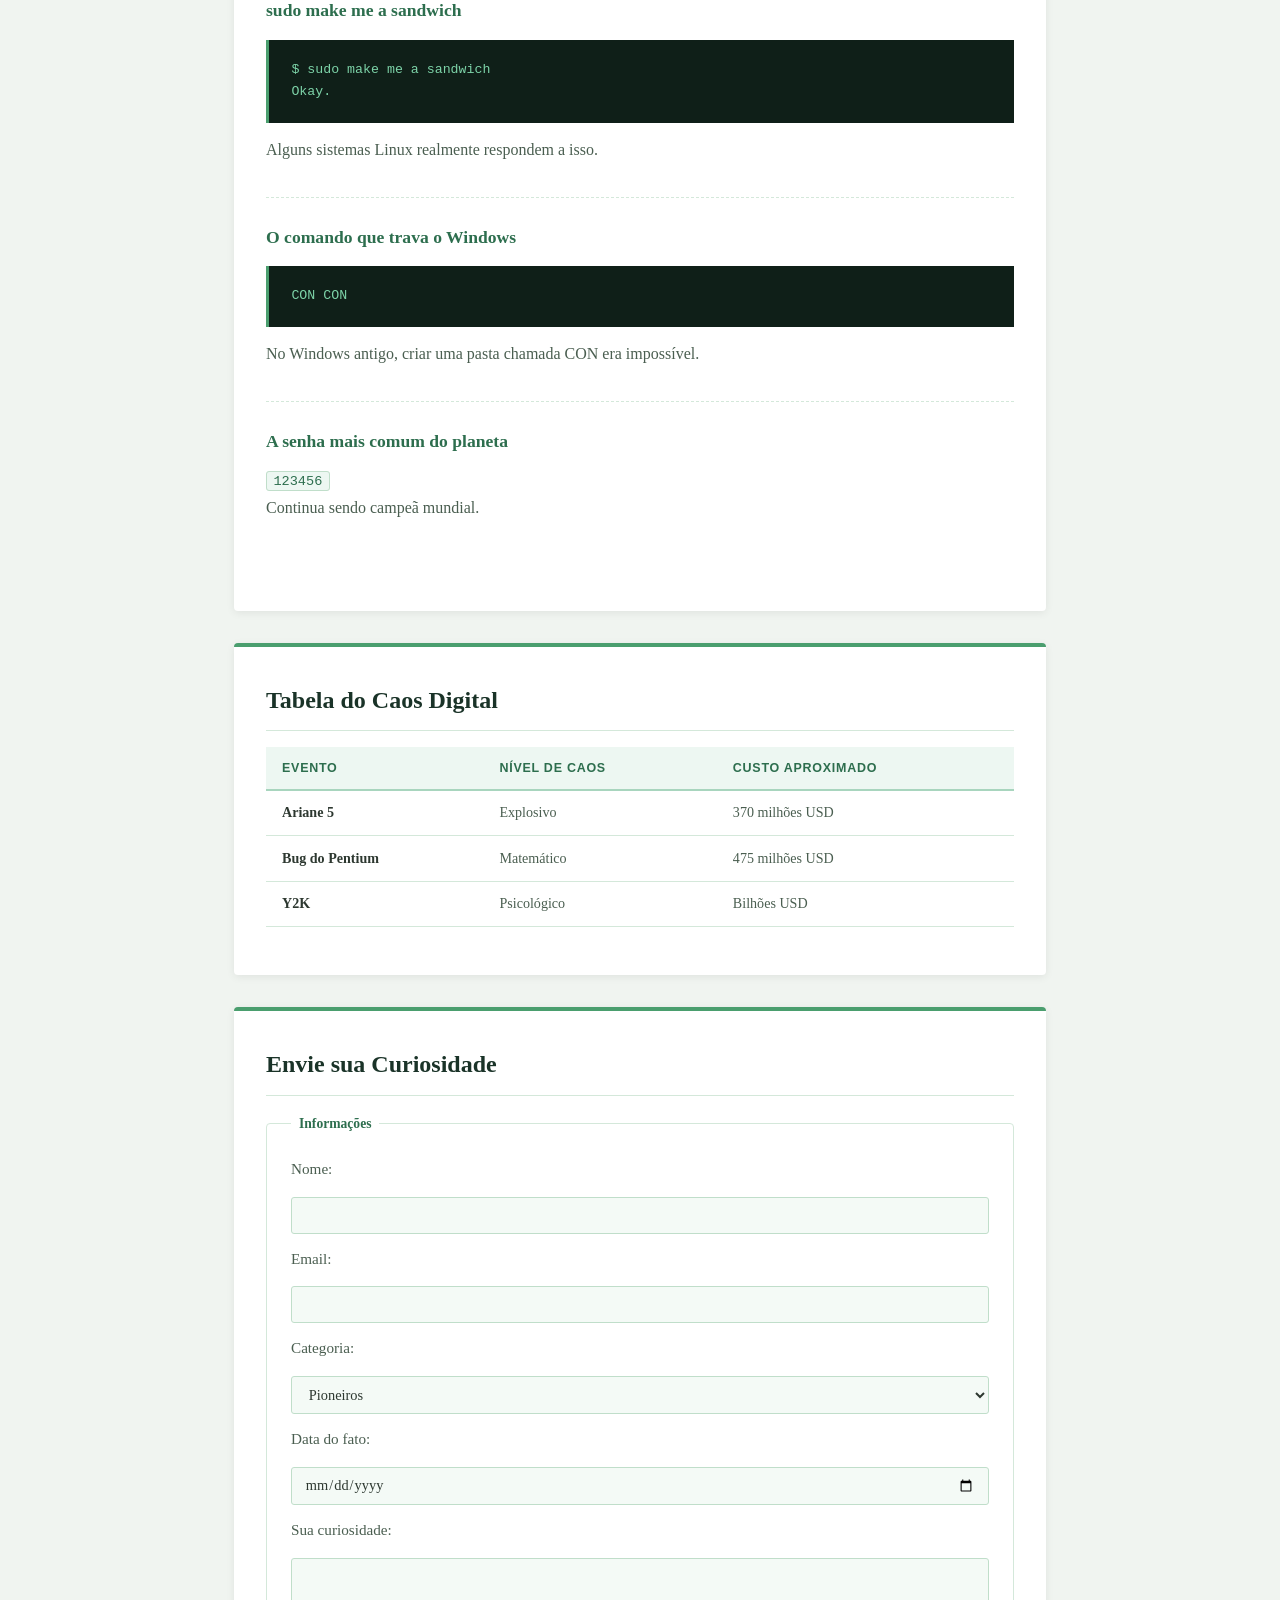
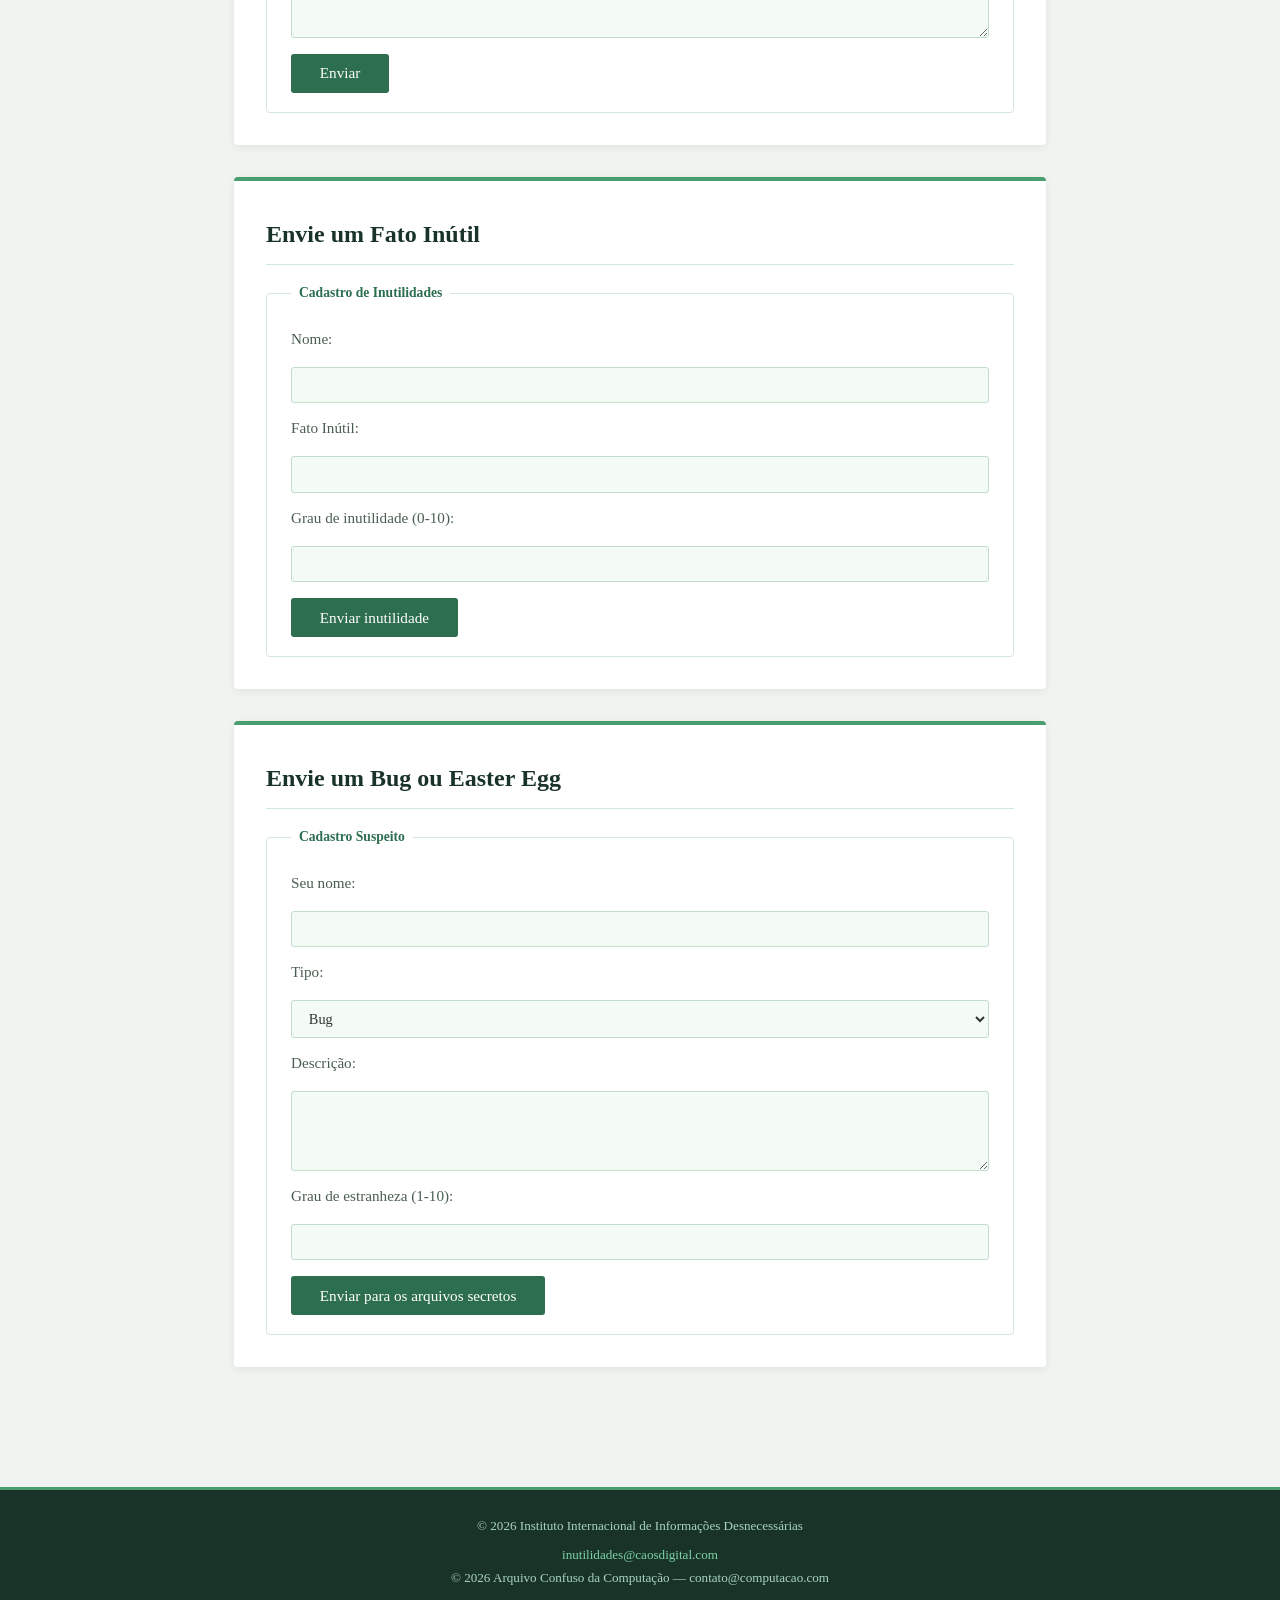
<file: tarefa3/index.html>
<!DOCTYPE html>
<html lang="pt-br">
<head>
    <meta charset="UTF-8">
    <meta name="description" content="Curiosidades e fatos históricos da Ciência da Computação">
    <meta name="author" content="Portal Computação">
    <meta name="viewport" content="width=device-width, initial-scale=1.0">
    <title>Arquivo Confuso da Computação</title>

    <style>
        * { margin: 0; padding: 0; box-sizing: border-box; }

        body {
            background-color: #f0f4f0;
            color: #2d3830;
            font-family: 'Trebuchet MS', Georgia, serif;
            font-size: 16px;
            line-height: 1.8;
        }

        header {
            background-color: #1a3328;
            color: #ffffff;
            padding: 2.5rem 2rem;
            text-align: center;
            border-bottom: 3px solid #4a9e6e;
        }

        header h1 {
            font-size: 2rem;
            margin-bottom: 1rem;
            color: #7dd3a8;
        }

        header p {
            max-width: 800px;
            margin: 0 auto 0.8rem;
            color: #a8d5be;
            font-size: 0.95rem;
        }

        /* ── BOTÃO VOLTAR ── */
        .btn-voltar {
            display: inline-flex;
            align-items: center;
            gap: 0.5rem;
            font-family: 'Trebuchet MS', sans-serif;
            font-size: 0.78rem;
            color: #a8d5be;
            text-decoration: none;
            padding: 0.3rem 0.9rem;
            border: 1px solid #4a9e6e;
            border-radius: 20px;
            background: transparent;
            margin-bottom: 1.5rem;
            transition: color 0.2s, background-color 0.2s, border-color 0.2s;
        }

        .btn-voltar:hover {
            color: #1a3328;
            background-color: #7dd3a8;
            border-color: #7dd3a8;
        }

        .btn-voltar .seta {
            transition: transform 0.2s;
        }

        .btn-voltar:hover .seta {
            transform: translateX(-3px);
        }

        nav {
            background-color: #1a3328;
            border-bottom: 2px solid #4a9e6e;
            padding: 0.8rem 2rem;
            position: sticky;
            top: 0;
            z-index: 100;
        }

        nav ul {
            list-style: none;
            display: flex;
            flex-wrap: wrap;
            justify-content: center;
            gap: 0.3rem 0.5rem;
        }

        nav ul li a {
            color: #a8d5be;
            text-decoration: none;
            font-family: 'Trebuchet MS', sans-serif;
            font-size: 0.82rem;
            padding: 0.25rem 0.8rem;
            border: 1px solid transparent;
            border-radius: 20px;
            transition: all 0.2s;
        }

        nav ul li a:hover {
            color: #1a3328;
            background-color: #7dd3a8;
            border-color: #7dd3a8;
        }

        main {
            max-width: 860px;
            margin: 2.5rem auto;
            padding: 0 1.5rem 3rem;
        }

        section {
            background-color: #ffffff;
            border-radius: 4px;
            padding: 2rem;
            margin-bottom: 2rem;
            border-top: 4px solid #4a9e6e;
            box-shadow: 0 2px 8px rgba(0,0,0,0.07);
        }

        section h2 {
            font-size: 1.5rem;
            color: #1a3328;
            margin-bottom: 1rem;
            padding-bottom: 0.5rem;
            border-bottom: 1px solid #d4e8da;
        }

        section p {
            color: #4a5e50;
            margin-bottom: 1rem;
        }

        article {
            margin-bottom: 1.5rem;
            padding-bottom: 1.5rem;
            border-bottom: 1px dashed #d4e8da;
        }

        article:last-of-type { border-bottom: none; }

        article h3 {
            font-size: 1.1rem;
            color: #2d6e4e;
            margin-bottom: 0.5rem;
        }

        article p { color: #4a5e50; margin-bottom: 0.5rem; }

        aside {
            background-color: #edf7f2;
            border-left: 4px solid #4a9e6e;
            padding: 1rem 1.2rem;
            margin: 1rem 0;
        }

        aside h4 {
            color: #2d6e4e;
            font-size: 0.85rem;
            text-transform: uppercase;
            letter-spacing: 0.06em;
            margin-bottom: 0.3rem;
        }

        aside p { font-size: 0.9rem; color: #4a5e50; margin: 0; }

        blockquote {
            border-left: 4px solid #7dd3a8;
            padding: 0.6rem 1rem;
            margin: 0.8rem 0;
            color: #2d6e4e;
            font-style: italic;
            background-color: #edf7f2;
        }

        pre {
            background-color: #0f1f18;
            color: #7dd3a8;
            font-family: 'Courier New', monospace;
            font-size: 0.83rem;
            line-height: 1.7;
            padding: 1.2rem 1.4rem;
            border-radius: 0;
            border-left: 3px solid #4a9e6e;
            overflow-x: auto;
            white-space: pre;
            margin: 0.8rem 0;
        }

        code {
            background-color: #edf7f2;
            color: #2d6e4e;
            font-family: 'Courier New', monospace;
            font-size: 0.85rem;
            padding: 0.1rem 0.4rem;
            border-radius: 3px;
            border: 1px solid #c0deca;
        }

        details {
            margin-top: 0.6rem;
            border: 1px solid #d4e8da;
            padding: 0.5rem 1rem;
        }

        summary {
            color: #2d6e4e;
            font-size: 0.88rem;
            cursor: pointer;
        }

        details p {
            margin-top: 0.5rem;
            font-size: 0.88rem;
            color: #6b8070;
        }

        ul, ol { padding-left: 1.5rem; margin: 0.5rem 0 1rem; }
        li { color: #4a5e50; margin-bottom: 0.3rem; }

        figcaption {
            font-size: 0.8rem;
            color: #6b8070;
            font-style: italic;
            margin-top: 0.3rem;
        }

        table {
            width: 100%;
            border-collapse: collapse;
            font-size: 0.88rem;
            margin: 1rem 0;
        }

        caption {
            color: #6b8070;
            font-size: 0.78rem;
            text-transform: uppercase;
            letter-spacing: 0.08em;
            margin-bottom: 0.5rem;
            text-align: left;
        }

        thead th {
            background-color: #edf7f2;
            color: #2d6e4e;
            padding: 0.6rem 1rem;
            text-align: left;
            border-bottom: 2px solid #a8d5be;
            font-family: 'Trebuchet MS', sans-serif;
            font-size: 0.78rem;
            text-transform: uppercase;
            letter-spacing: 0.06em;
        }

        tbody tr { border-bottom: 1px solid #d4e8da; }
        tbody tr:hover { background-color: #f4faf6; }

        td { padding: 0.6rem 1rem; color: #4a5e50; }
        td:first-child { color: #2d3830; font-weight: bold; }

        tfoot td {
            font-size: 0.78rem;
            color: #6b8070;
            font-style: italic;
            padding: 0.4rem 1rem;
            border-top: 1px solid #d4e8da;
        }

        fieldset {
            border: 1px solid #d4e8da;
            border-radius: 4px;
            padding: 1.2rem 1.5rem;
            margin-top: 1rem;
            display: flex;
            flex-direction: column;
            gap: 0.7rem;
        }

        legend {
            font-size: 0.85rem;
            font-weight: bold;
            color: #2d6e4e;
            padding: 0 0.5rem;
        }

        label {
            color: #4a5e50;
            font-size: 0.95rem;
            cursor: pointer;
        }

        input[type="text"],
        input[type="email"],
        input[type="number"],
        input[type="date"],
        textarea,
        select {
            width: 100%;
            border: 1px solid #c0deca;
            border-radius: 3px;
            padding: 0.55rem 0.8rem;
            font-family: 'Trebuchet MS', Georgia, serif;
            font-size: 0.9rem;
            color: #2d3830;
            background-color: #f4faf6;
            outline: none;
            transition: border-color 0.2s;
            margin-top: 0.2rem;
        }

        input:focus, textarea:focus, select:focus {
            border-color: #4a9e6e;
        }

        textarea { resize: vertical; min-height: 80px; }

        input[type="submit"] {
            background-color: #2d6e4e;
            color: #ffffff;
            font-family: 'Trebuchet MS', Georgia, serif;
            font-size: 0.95rem;
            padding: 0.65rem 1.8rem;
            border: none;
            border-radius: 3px;
            cursor: pointer;
            transition: background-color 0.2s;
            align-self: flex-start;
            margin-top: 0.3rem;
        }

        input[type="submit"]:hover { background-color: #1a4a32; }

        strong { color: #1a3328; }
        em     { color: #2d6e4e; }
        abbr   { border-bottom: 1px dotted #4a9e6e; cursor: help; }

        footer {
            background-color: #1a3328;
            color: #a8d5be;
            text-align: center;
            padding: 1.5rem 2rem;
            font-size: 0.82rem;
            border-top: 3px solid #4a9e6e;
        }

        footer p { margin-bottom: 0.3rem; }
        footer address { font-style: normal; color: #7dd3a8; }

        @media (max-width: 600px) {
            section { padding: 1.2rem; }
            header  { padding: 2rem 1rem 1.5rem; }
        }
    </style>
</head>

<body>

<header id="topo">
    <a class="btn-voltar" href="../">
      <span class="seta">←</span>
      <span>voltar ao portfólio</span>
    </a>
    <h1>Arquivo (Quase) Perdido da Ciência da Computação</h1>
    <p>Uma coletânea caótica de fatos históricos, curiosos e inesperados.</p>
</header>

<nav id="menu-principal">
    <ul>
        <li><a href="#pioneiros">Pioneiros</a></li>
        <li><a href="#bugs">Bugs</a></li>
        <li><a href="#internet">Internet</a></li>
        <li><a href="#linguagens">Linguagens</a></li>
        <li><a href="#linha-do-tempo">Linha do Tempo</a></li>
        <li><a href="#nomes">Nomes Estranhos</a></li>
        <li><a href="#acidentes">Acidentes</a></li>
        <li><a href="#dinheiro">Erros Caríssimos</a></li>
        <li><a href="#easter-eggs">Easter Eggs</a></li>
        <li><a href="#bugs-absurdos">Bugs Absurdos</a></li>
        <li><a href="#formulario">Envie Algo</a></li>
    </ul>
</nav>

<main>

    <section id="pioneiros">
        <h2>Pioneiros Esquecidos</h2>

        <article>
            <h3>Ada Lovelace</h3>
            <p>Considerada a primeira programadora da história.</p>
            <details>
                <summary>Ver mais</summary>
                <p>Ela escreveu um algoritmo para a Máquina Analítica no século XIX.</p>
            </details>
        </article>

        <article>
            <h3>Alan Turing</h3>
            <p>Criador do conceito de Máquina de Turing.</p>
            <blockquote>
                "Podemos ver apenas um pouco do futuro, mas o suficiente para perceber que há muito a fazer."
            </blockquote>
        </article>

        <aside>
            <h4>Curiosidade lateral</h4>
            <p>Durante décadas, o trabalho de Turing foi mantido em segredo.</p>
        </aside>
    </section>

    <section id="bugs">
        <h2>Histórias de Bugs</h2>

        <article>
            <h3>O Primeiro Bug Real</h3>
            <p>Uma mariposa encontrada em um computador em 1947.</p>
            <figure>
                <figcaption>Registro do bug colado no relatório técnico.</figcaption>
            </figure>
        </article>

        <article>
            <h3>O Vírus Creeper</h3>
            <p>Primeiro vírus da história (1971).</p>
            <p>Mensagem exibida:</p>
            <pre>I'M THE CREEPER : CATCH ME IF YOU CAN</pre>
        </article>
    </section>

    <section id="internet">
        <h2>Curiosidades da Internet</h2>

        <article>
            <h3>Primeiro Website</h3>
            <p>Criado em 1991 por Tim Berners-Lee.</p>
        </article>

        <article>
            <h3>ARPANET</h3>
            <p>A precursora da internet moderna.</p>
            <ul>
                <li>Primeira mensagem enviada: "LO"</li>
                <li>O sistema caiu antes de completar "LOGIN"</li>
            </ul>
        </article>

        <article>
            <h3>Emojis e ASCII</h3>
            <p>Antes dos emojis gráficos, usávamos:</p>
            <code>:-)</code>
            <code>;-)</code>
            <code>:-D</code>
        </article>
    </section>

    <section id="linguagens">
        <h2>Linguagens de Programação</h2>

        <article>
            <h3>COBOL</h3>
            <p>Ainda usado em sistemas bancários.</p>
        </article>

        <article>
            <h3>C</h3>
            <p>Base para muitos sistemas operacionais.</p>
        </article>

        <article>
            <h3>HTML</h3>
            <p>Não é linguagem de programação, mas estrutura a web.</p>
        </article>

        <table>
            <caption>Linguagens e Ano de Criação</caption>
            <thead>
                <tr>
                    <th>Linguagem</th>
                    <th>Ano</th>
                </tr>
            </thead>
            <tbody>
                <tr><td>COBOL</td><td>1959</td></tr>
                <tr><td>C</td><td>1972</td></tr>
                <tr><td>Python</td><td>1991</td></tr>
            </tbody>
            <tfoot>
                <tr><td colspan="2">Dados históricos aproximados</td></tr>
            </tfoot>
        </table>
    </section>

    <section id="linha-do-tempo">
        <h2>Linha do Tempo Aleatória</h2>
        <ol>
            <li>1837 - Máquina Analítica</li>
            <li>1946 - ENIAC</li>
            <li>1969 - ARPANET</li>
            <li>1991 - Primeiro site</li>
            <li>2007 - Popularização dos smartphones</li>
        </ol>
    </section>

    <section id="nomes">
        <h2>Nomes Estranhos da Computação</h2>

        <article>
            <h3>Spam vem de um presunto</h3>
            <p>O termo "spam" para emails indesejados vem de um esquete do <strong>Monty Python</strong> onde a palavra SPAM era repetida incessantemente.</p>
        </article>

        <article>
            <h3>Bluetooth tem nome viking</h3>
            <p>A tecnologia foi nomeada em homenagem ao rei <em>Harald "Bluetooth" Gormsson</em>, que unificou a Dinamarca. A ideia era "unificar dispositivos".</p>
        </article>

        <article>
            <h3>Bug é literalmente bug</h3>
            <p>O famoso inseto encontrado no computador <abbr title="Harvard Mark II">Mark II</abbr> em 1947 era uma mariposa de verdade.</p>
            <details>
                <summary>Detalhe inútil</summary>
                <p>O inseto ainda está preservado em um museu.</p>
            </details>
        </article>
    </section>

    <section id="acidentes">
        <h2>Acidentes Tecnológicos Surpreendentes</h2>

        <article>
            <h3>O primeiro domínio registrado</h3>
            <p>O primeiro domínio da história foi <code>symbolics.com</code> registrado em 1985.</p>
        </article>

        <article>
            <h3>O erro que quase causou guerra nuclear</h3>
            <p>Em 1983, um sistema soviético detectou falsamente mísseis americanos. O oficial Stanislav Petrov decidiu ignorar o alerta.</p>
            <blockquote>Um bug pode ter salvo o mundo.</blockquote>
        </article>

        <article>
            <h3>O computador que pesava 27 toneladas</h3>
            <p>O ENIAC ocupava 167 m² e consumia energia suficiente para escurecer parte da cidade.</p>
        </article>
    </section>

    <section id="dinheiro">
        <h2>Erros Caríssimos</h2>

        <article>
            <h3>O traço que custou milhões</h3>
            <p>Em 1962, a NASA perdeu a sonda Mariner 1 por causa de um erro em uma fórmula matemática: faltava um simples hífen.</p>
        </article>

        <article>
            <h3>Bitcoin jogado no lixo</h3>
            <p>Um homem no Reino Unido descartou um HD com 8.000 bitcoins.</p>
            <pre>Valor atual: melhor não calcular.</pre>
        </article>
    </section>

    <section id="aleatorio">
        <h2>Coisas Aleatórias que Você Não Pediu</h2>

        <article>
            <h3>O primeiro emoticon</h3>
            <p>:-) foi sugerido em 1982 por Scott Fahlman.</p>
        </article>

        <article>
            <h3>A senha mais usada do mundo</h3>
            <p><strong>123456</strong></p>
        </article>

        <article>
            <h3>O Google já quebrou a internet</h3>
            <p>Em 2009, o Google marcou acidentalmente todos os sites como maliciosos por 40 minutos.</p>
        </article>

        <article>
            <h3>Computadores odeiam calor</h3>
            <p>Um data center pode usar mais água para resfriamento do que uma pequena cidade.</p>
        </article>
    </section>

    <section>
        <h2>Tabela Totalmente Necessária</h2>
        <table>
            <thead>
                <tr><th>Curiosidade</th><th>Nível de Inutilidade</th></tr>
            </thead>
            <tbody>
                <tr><td>Spam vem de presunto</td><td>Alto</td></tr>
                <tr><td>Bluetooth é viking</td><td>Médio</td></tr>
                <tr><td>Senha mais usada é 123456</td><td>Crítico</td></tr>
            </tbody>
        </table>
    </section>

    <section id="easter-eggs">
        <h2>Easter Eggs Reais e Oficiais</h2>

        <article>
            <h3>O Excel 97 tinha um simulador de voo escondido</h3>
            <p>O Microsoft Excel 97 escondia um jogo 3D estilo simulador de voo dentro da planilha.</p>
            <details>
                <summary>Como ativava?</summary>
                <p>Era preciso selecionar células específicas e usar combinações absurdas de teclado.</p>
            </details>
        </article>

        <article>
            <h3>O Google tem um T-Rex escondido</h3>
            <p>Quando você fica sem internet no Chrome, aparece um dinossauro. Se apertar espaço, começa um jogo infinito.</p>
        </article>

        <article>
            <h3>O Windows 95 tinha créditos escondidos</h3>
            <p>Desenvolvedores colocaram seus nomes escondidos dentro do sistema.</p>
        </article>

        <article>
            <h3>O GitHub já teve um unicórnio voador</h3>
            <p>Em versões antigas, existia um modo visual alternativo escondido.</p>
        </article>
    </section>

    <section id="bugs-absurdos">
        <h2>Bugs Absurdos da História</h2>

        <article>
            <h3>O bug que destruiu um foguete em 37 segundos</h3>
            <p>Em 1996, o foguete Ariane 5 explodiu por causa de uma conversão de número de 64 bits para 16 bits.</p>
            <blockquote>Custo do erro: aproximadamente 370 milhões de dólares.</blockquote>
        </article>

        <article>
            <h3>O Y2K (Bug do Milênio)</h3>
            <p>Sistemas antigos usavam apenas dois dígitos para o ano. Em 2000, poderiam interpretar "00" como 1900.</p>
            <p>O mundo gastou bilhões se preparando... e quase nada aconteceu.</p>
        </article>

        <article>
            <h3>O bug do Pentium</h3>
            <p>Um erro microscópico na divisão de números em processadores Intel causava resultados errados em cálculos específicos.</p>
        </article>

        <article>
            <h3>O erro que duplicou dinheiro</h3>
            <p>Em 2012, um bug em um banco permitiu que clientes sacassem valores inexistentes.</p>
        </article>
    </section>

    <section id="comandos-secretos">
        <h2>Comandos Estranhos e Inúteis</h2>

        <article>
            <h3>Konami Code</h3>
            <p>↑ ↑ ↓ ↓ ← → ← → B A</p>
            <p>Usado em dezenas de jogos e até em sites modernos.</p>
        </article>

        <article>
            <h3>sudo make me a sandwich</h3>
            <pre>$ sudo make me a sandwich
Okay.</pre>
            <p>Alguns sistemas Linux realmente respondem a isso.</p>
        </article>

        <article>
            <h3>O comando que trava o Windows</h3>
            <pre>CON CON</pre>
            <p>No Windows antigo, criar uma pasta chamada CON era impossível.</p>
        </article>

        <article>
            <h3>A senha mais comum do planeta</h3>
            <code>123456</code>
            <p>Continua sendo campeã mundial.</p>
        </article>
    </section>

    <section>
        <h2>Tabela do Caos Digital</h2>
        <table>
            <thead>
                <tr><th>Evento</th><th>Nível de Caos</th><th>Custo Aproximado</th></tr>
            </thead>
            <tbody>
                <tr><td>Ariane 5</td><td>Explosivo</td><td>370 milhões USD</td></tr>
                <tr><td>Bug do Pentium</td><td>Matemático</td><td>475 milhões USD</td></tr>
                <tr><td>Y2K</td><td>Psicológico</td><td>Bilhões USD</td></tr>
            </tbody>
        </table>
    </section>

    <section id="formulario">
        <h2>Envie sua Curiosidade</h2>
        <form>
            <fieldset>
                <legend>Informações</legend>
                <label>Nome:</label>
                <input type="text" name="nome">
                <label>Email:</label>
                <input type="email" name="email">
                <label>Categoria:</label>
                <select name="categoria">
                    <option>Pioneiros</option>
                    <option>Bugs</option>
                    <option>Internet</option>
                    <option>Linguagens</option>
                </select>
                <label>Data do fato:</label>
                <input type="date" name="data">
                <label>Sua curiosidade:</label>
                <textarea name="curiosidade"></textarea>
                <input type="submit" value="Enviar">
            </fieldset>
        </form>
    </section>

    <section id="form">
        <h2>Envie um Fato Inútil</h2>
        <form>
            <fieldset>
                <legend>Cadastro de Inutilidades</legend>
                <label>Nome:</label>
                <input type="text" name="nome">
                <label>Fato Inútil:</label>
                <input type="text" name="fato">
                <label>Grau de inutilidade (0-10):</label>
                <input type="number" name="grau" min="0" max="10">
                <input type="submit" value="Enviar inutilidade">
            </fieldset>
        </form>
    </section>

    <section id="formulario-secreto">
        <h2>Envie um Bug ou Easter Egg</h2>
        <form>
            <fieldset>
                <legend>Cadastro Suspeito</legend>
                <label>Seu nome:</label>
                <input type="text" name="nome">
                <label>Tipo:</label>
                <select name="tipo">
                    <option>Bug</option>
                    <option>Easter Egg</option>
                    <option>Comando estranho</option>
                </select>
                <label>Descrição:</label>
                <textarea name="descricao"></textarea>
                <label>Grau de estranheza (1-10):</label>
                <input type="number" min="1" max="10">
                <input type="submit" value="Enviar para os arquivos secretos">
            </fieldset>
        </form>
    </section>

</main>

<footer>
    <p>© 2026 Instituto Internacional de Informações Desnecessárias</p>
    <address>inutilidades@caosdigital.com</address>
    <p>© 2026 Arquivo Confuso da Computação — contato@computacao.com</p>
</footer>

</body>
</html>
</file>
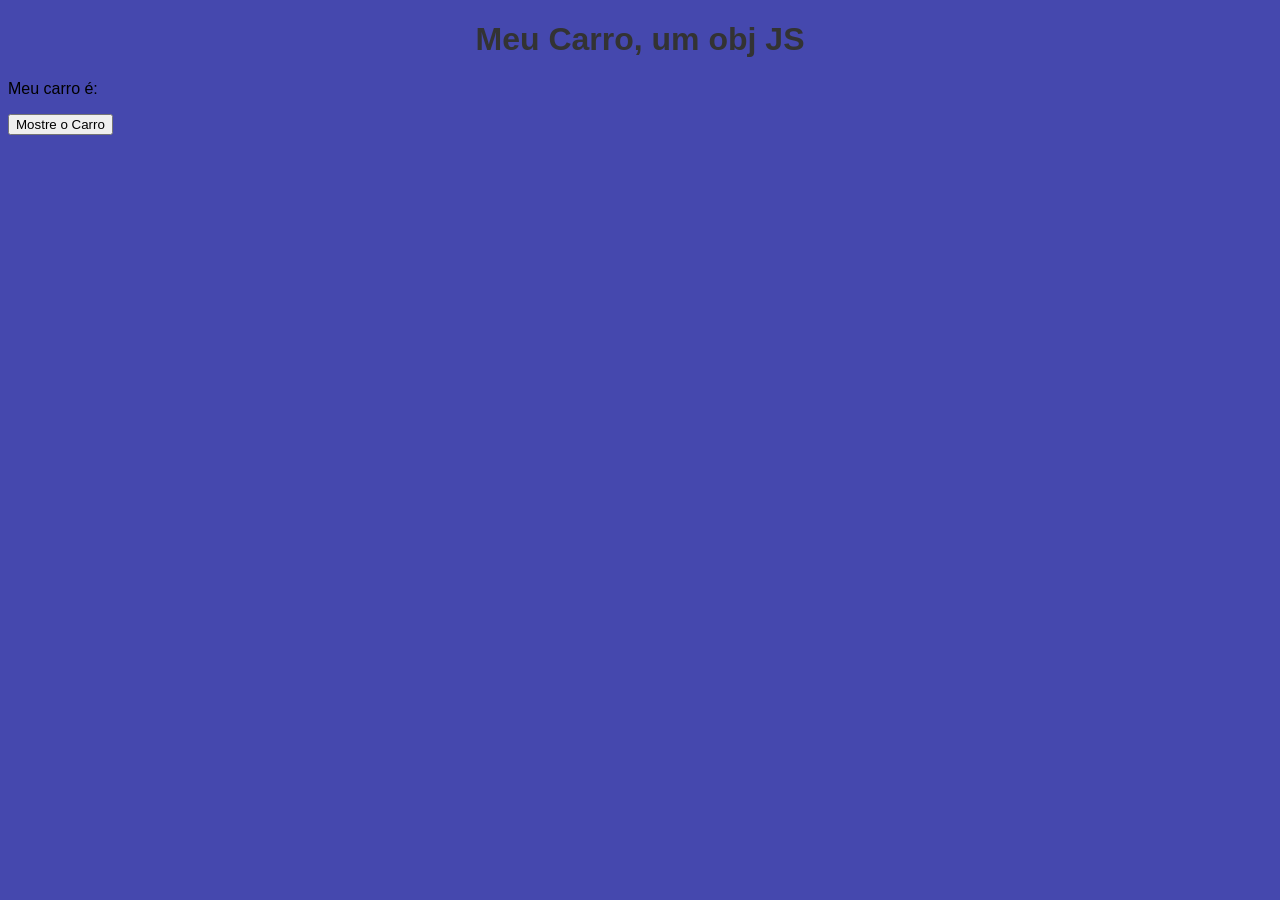
<file: tarefa6/index.html>
<!DOCTYPE html>
<html lang="pt-br">
<head>
    <meta charset="UTF-8">
    <meta name="description" content="Um JS AI">
    <meta name="author" content="Machado Dacio">
    <meta name="viewport" content="width=device-width, initial-scale=1.0">
    <title>Meu programa JS</title>
</head>

<body>

<div id="pagina">
<script>
     /* Manipulando Variaveis*/
    const valor = 1;
    console.log("Meu Valor" + valor);

    let adcione = 1;
    console.log("Meu Valor" + valor + adcione);
    
    console.log("Meu Valor" + (valor + adcione));

    var  outra = "banana";
    console.log("Meu Valor" + valor + outra);
    
    outra = true;
    console.log("Meu Valor" + valor + !outra);
     console.log(outra);

</script>
    
    <h1> Meu Carro, um obj JS </h1>
    <p id="car"> Meu carro é: </p>
    <button onclick="carro1.exibirDetalhes();">Mostre o Carro</button>

<script>
   class Carro {
        constructor(marca, modelo, caracteristicas) {
        this.Marca = marca;
        this.Modelo = modelo;
        this.Caracteristicas = caracteristicas;
        }
        exibirDetalhes() {
        /*alert(`Marca: ${this.Marca} - Modelo: ${this.Modelo}`);*/
            console.log(`Marca: ${this.Marca} - Modelo: ${this.Modelo}`)
            document.getElementById("car").innerHTML = (`Marca: ${this.Marca} - Modelo: ${this.Modelo}`)
        }
        }
        const carro1 = new Carro("Ford", "Ka", ["Preto", 1.0, "2 portas"]);
         
</script>

</div>
</body>
</html>

<style>
		body {
			background-color: #4548ae;
			font-family: Arial, sans-serif;
		}

		h1 {
			color: #333;
			text-align: center;
		}

		form {
			background-color: #fff;
			max-width: 600px;
			margin: 0 auto;
			padding: 20px;
			border-radius: 5px;
			box-shadow: 0px 0px 10px rgba(0,0,0,0.2);
		}

		label {
			display: block;
			margin-bottom: 10px;
			color: #333;
			font-weight: bold;
		}

		input[type=text], textarea {
			width: 100%;
			padding: 10px;
			border: 1px solid #ccc;
			border-radius: 3px;
			box-sizing: border-box;
			margin-bottom: 20px;
			font-size: 16px;
		}

		textarea {
			height: 100px;
		}

		input[type=submit] {
			background-color: #4CAF50;
			color: #fff;
			border: none;
			padding: 10px 20px;
			border-radius: 3px;
			cursor: pointer;
			font-size: 16px;
		}

		input[type=submit]:hover {
			background-color: #45a049;
		}
	</style>
</file>
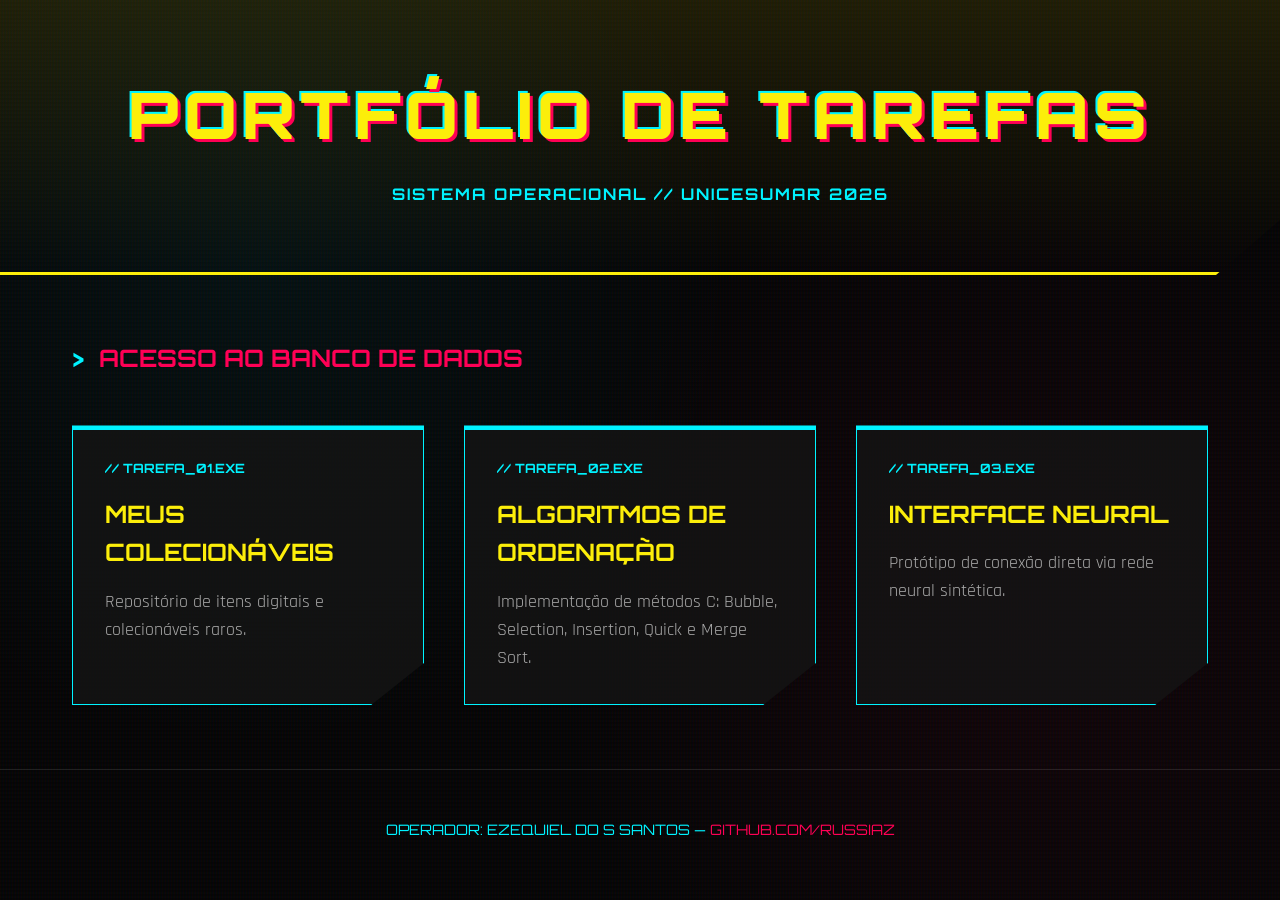
<file: index (1).html>
<!DOCTYPE html>
<html lang="pt-BR">
<head>
    <meta charset="UTF-8">
    <meta http-equiv="X-UA-Compatible" content="IE=edge">
    <meta name="viewport" content="width=device-width, initial-scale=1.0">
    <title>Portfólio de Tarefas // Cyberpunk 2026</title>
    <link rel="preconnect" href="https://fonts.googleapis.com">
    <link rel="preconnect" href="https://fonts.gstatic.com" crossorigin>
    <link href="https://fonts.googleapis.com/css2?family=Orbitron:wght@400;700;900&family=Rajdhani:wght@300;500;700&display=swap" rel="stylesheet">
    <style>
        :root {
            --bg-color: #050505;
            --main-cyan: #00f3ff;
            --main-pink: #ff0055;
            --main-yellow: #fcee0a;
            --text-color: #e0e0e0;
            --card-bg: rgba(20, 20, 20, 0.8);
            --glitch-speed: 0.3s;
        }

        * {
            margin: 0;
            padding: 0;
            box-sizing: border-box;
        }

        body {
            background-color: var(--bg-color);
            background-image: 
                radial-gradient(circle at 20% 30%, rgba(0, 243, 255, 0.05) 0%, transparent 40%),
                radial-gradient(circle at 80% 70%, rgba(255, 0, 85, 0.05) 0%, transparent 40%),
                linear-gradient(rgba(18, 16, 16, 0) 50%, rgba(0, 0, 0, 0.25) 50%),
                linear-gradient(90deg, rgba(255, 0, 0, 0.06), rgba(0, 255, 0, 0.02), rgba(0, 0, 255, 0.06));
            background-size: 100% 100%, 100% 100%, 100% 4px, 3px 100%;
            color: var(--text-color);
            font-family: 'Rajdhani', sans-serif;
            line-height: 1.6;
            overflow-x: hidden;
            min-height: 100vh;
        }

        header {
            padding: 4rem 2rem;
            text-align: center;
            border-bottom: 3px solid var(--main-yellow);
            position: relative;
            background: linear-gradient(to bottom, rgba(252, 238, 10, 0.1), transparent);
            clip-path: polygon(0 0, 100% 0, 100% 80%, 95% 100%, 0 100%);
        }

        header h1 {
            font-family: 'Orbitron', sans-serif;
            font-size: clamp(2rem, 8vw, 4rem);
            font-weight: 900;
            text-transform: uppercase;
            color: var(--main-yellow);
            text-shadow: 3px 3px 0px var(--main-pink), -2px -2px 0px var(--main-cyan);
            letter-spacing: 5px;
            margin-bottom: 1rem;
            position: relative;
        }

        header p {
            font-family: 'Orbitron', sans-serif;
            font-weight: 700;
            color: var(--main-cyan);
            letter-spacing: 2px;
            text-transform: uppercase;
        }

        main {
            max-width: 1200px;
            margin: 0 auto;
            padding: 4rem 2rem;
        }

        h2 {
            font-family: 'Orbitron', sans-serif;
            text-transform: uppercase;
            color: var(--main-pink);
            margin-bottom: 3rem;
            display: flex;
            align-items: center;
            gap: 1rem;
        }

        h2::before {
            content: ">";
            color: var(--main-cyan);
        }

        .grid {
            display: grid;
            grid-template-columns: repeat(auto-fill, minmax(300px, 1fr));
            gap: 2.5rem;
        }

        .card {
            background: var(--card-bg);
            border: 1px solid var(--main-cyan);
            padding: 2rem;
            text-decoration: none;
            color: inherit;
            position: relative;
            transition: all 0.3s ease;
            clip-path: polygon(0 0, 100% 0, 100% 85%, 85% 100%, 0 100%);
            display: flex;
            flex-direction: column;
            gap: 1rem;
            overflow: hidden;
        }

        .card::before {
            content: "";
            position: absolute;
            top: 0;
            left: 0;
            width: 100%;
            height: 4px;
            background: var(--main-cyan);
            transition: all 0.3s ease;
        }

        .card:hover {
            transform: translateY(-10px) skewX(-2deg);
            box-shadow: 10px 10px 0px var(--main-pink);
            border-color: var(--main-pink);
        }

        .card:hover::before {
            background: var(--main-pink);
            height: 8px;
        }

        .card .numero {
            font-family: 'Orbitron', sans-serif;
            color: var(--main-cyan);
            font-size: 0.8rem;
            font-weight: bold;
        }

        .card h3 {
            font-family: 'Orbitron', sans-serif;
            font-size: 1.5rem;
            color: var(--main-yellow);
            text-transform: uppercase;
        }

        .card p {
            font-size: 1.1rem;
            color: #aaa;
        }

        footer {
            text-align: center;
            padding: 3rem;
            border-top: 1px solid rgba(255, 255, 255, 0.1);
            font-family: 'Orbitron', sans-serif;
            color: var(--main-cyan);
            font-size: 0.9rem;
            text-transform: uppercase;
        }

        /* Glitch Effect */
        .glitch-wrapper {
            position: relative;
        }

        @keyframes glitch {
            0% { transform: translate(0); }
            20% { transform: translate(-3px, 3px); }
            40% { transform: translate(-3px, -3px); }
            60% { transform: translate(3px, 3px); }
            80% { transform: translate(3px, -3px); }
            100% { transform: translate(0); }
        }

        .card:hover h3 {
            animation: glitch var(--glitch-speed) infinite;
            text-shadow: 2px 0 var(--main-pink), -2px 0 var(--main-cyan);
        }

        /* Decorative elements */
        .scanline {
            width: 100%;
            height: 100px;
            z-index: 10;
            background: linear-gradient(0deg, rgba(0, 0, 0, 0) 0%, rgba(255, 255, 255, 0.1) 50%, rgba(0, 0, 0, 0) 100%);
            opacity: 0.1;
            position: fixed;
            bottom: 100%;
            animation: scanline 8s linear infinite;
            pointer-events: none;
        }

        @keyframes scanline {
            0% { bottom: 100%; }
            100% { bottom: -100px; }
        }

    </style>
</head>
<body>
    <div class="scanline"></div>
    
    <header>
        <h1 class="glitch" data-text="Portfólio de Tarefas">Portfólio de Tarefas</h1>
        <p>SISTEMA OPERACIONAL // UniCesumar 2026</p>
    </header>

    <main>
        <h2>Acesso ao Banco de Dados</h2>
        
        <div class="grid">
            <!-- CARD DE TAREFA 01 -->
            <a class="card" href="tarefa1/">
                <div class="numero">// TAREFA_01.EXE</div>
                <h3>Meus Colecionáveis</h3>
                <p>Repositório de itens digitais e colecionáveis raros.</p>
            </a>

            <!-- CARD DE TAREFA 02 -->
            <a class="card" href="tarefa2/">
                <div class="numero">// TAREFA_02.EXE</div>
                <h3>Algoritmos de Ordenação</h3>
                <p>Implementação de métodos C: Bubble, Selection, Insertion, Quick e Merge Sort.</p>
            </a>

            <!-- CARD DE TAREFA 03 (EXEMPLO) -->
            <a class="card" href="#">
                <div class="numero">// TAREFA_03.EXE</div>
                <h3>Interface Neural</h3>
                <p>Protótipo de conexão direta via rede neural sintética.</p>
            </a>
        </div>
    </main>

    <footer>
        <p>Operador: Ezequiel do s Santos — <span style="color: var(--main-pink)">github.com/russiaz</span></p>
    </footer>
</body>
</html>
</file>
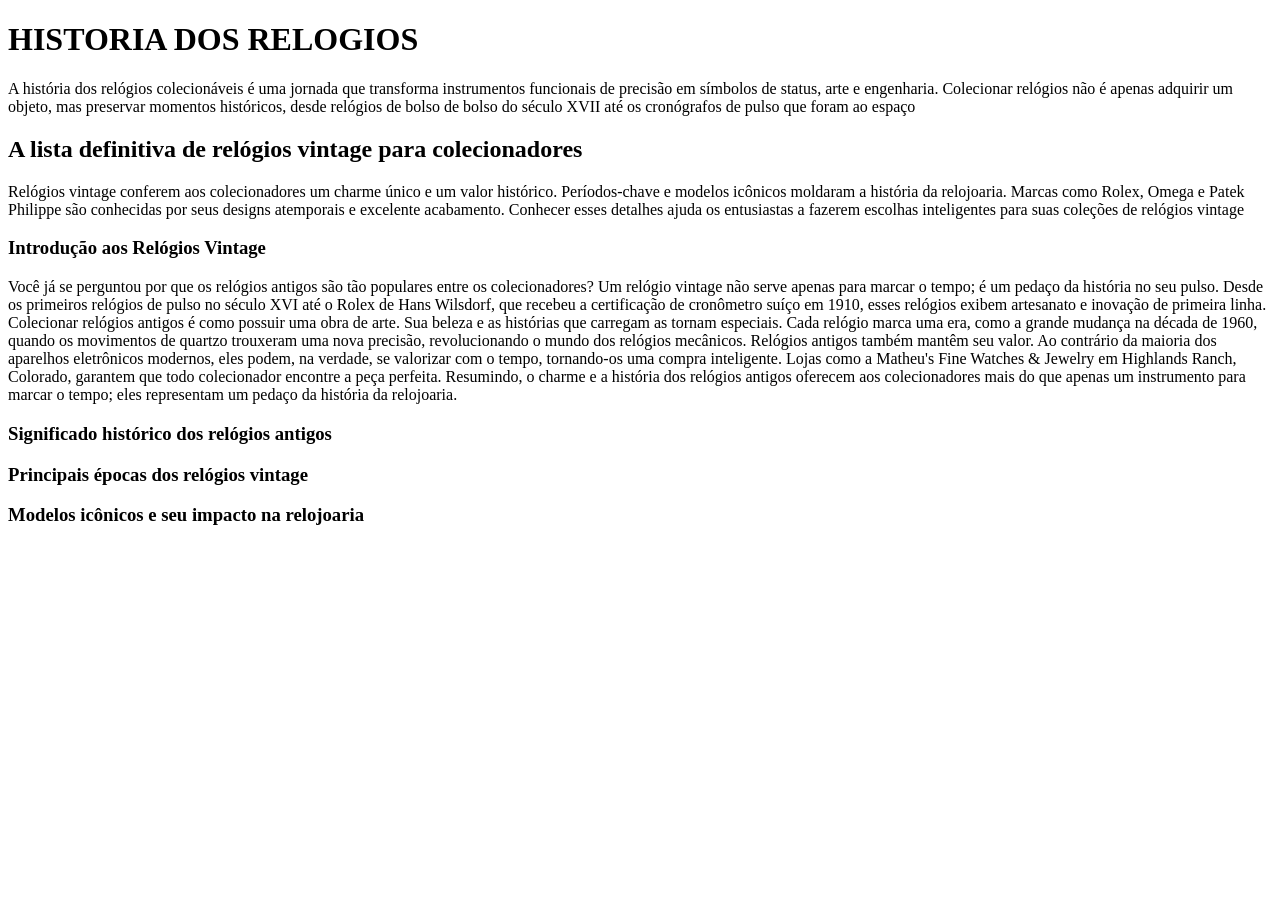
<file: tarefa1/PAGINA-COLECIONADOR.html>
<!DOCTYPE html>
<html>

 <head>
  <title>RELOGIOS COLECIONAVEIS </title>
 </head>

<body>

 <h1>HISTORIA DOS RELOGIOS</h1>

    <p1>A história dos relógios colecionáveis é uma jornada que transforma instrumentos</p1> 
    <p1>funcionais de precisão em símbolos de status, arte e engenharia. Colecionar relógios      não</p1>
    <p1>é apenas adquirir um objeto, mas preservar momentos históricos, desde relógios de     bolso</p1>
    <p1>de bolso do século XVII até os cronógrafos de pulso que foram ao espaço</p1>
 
 <h2> A lista definitiva de relógios vintage para colecionadores </h2>

 <p1>Relógios vintage conferem aos colecionadores um charme único e um valor histórico.</p1>
<p1>Períodos-chave e modelos icônicos moldaram a história da relojoaria. Marcas como Rolex,</p1>
<p1> Omega e Patek Philippe são conhecidas por seus designs atemporais e excelente acabamento.</p1>
<p1> Conhecer esses detalhes ajuda os entusiastas a fazerem escolhas inteligentes para suas coleções de relógios vintage</p1> 

 <h3> Introdução aos Relógios Vintage </h4>

<p1>Você já se perguntou por que os relógios antigos são tão populares entre os colecionadores?</p1>

<p1>Um relógio vintage não serve apenas para marcar o tempo; é um pedaço da história no seu pulso.</p1>

<p1>Desde os primeiros relógios de pulso no século XVI até o Rolex de Hans Wilsdorf, que recebeu a certificação de</p1> <p1>cronômetro suíço em 1910, esses relógios exibem artesanato e inovação de primeira linha.</p1>

<p1>Colecionar relógios antigos é como possuir uma obra de arte.</p1>

<p1>Sua beleza e as histórias que carregam as tornam especiais.</p1>

<p1>Cada relógio marca uma era, como a grande mudança na década de 1960, quando os movimentos de quartzo trouxeram</p1> <p1>uma nova precisão, revolucionando o mundo dos relógios mecânicos.</p1>

<p1>Relógios antigos também mantêm seu valor.</p1>

<p1>Ao contrário da maioria dos aparelhos eletrônicos modernos, eles podem, na verdade, se valorizar com o tempo,</p1> <p1>tornando-os uma compra inteligente.</p1>

<p1>Lojas como a Matheu's Fine Watches & Jewelry em Highlands Ranch, Colorado, garantem que todo colecionador encontre a peça perfeita.</p1>

<p1>Resumindo, o charme e a história dos relógios antigos oferecem aos colecionadores mais do que apenas um </p1><p1>instrumento para marcar o tempo; eles representam um pedaço da história da relojoaria.</p1>


 <h3> Significado histórico dos relógios antigos </h3>


 <h3> Principais épocas dos relógios vintage </h3>


 <h3>Modelos icônicos e seu impacto na relojoaria</h3>


 </body>
</html>
</file>
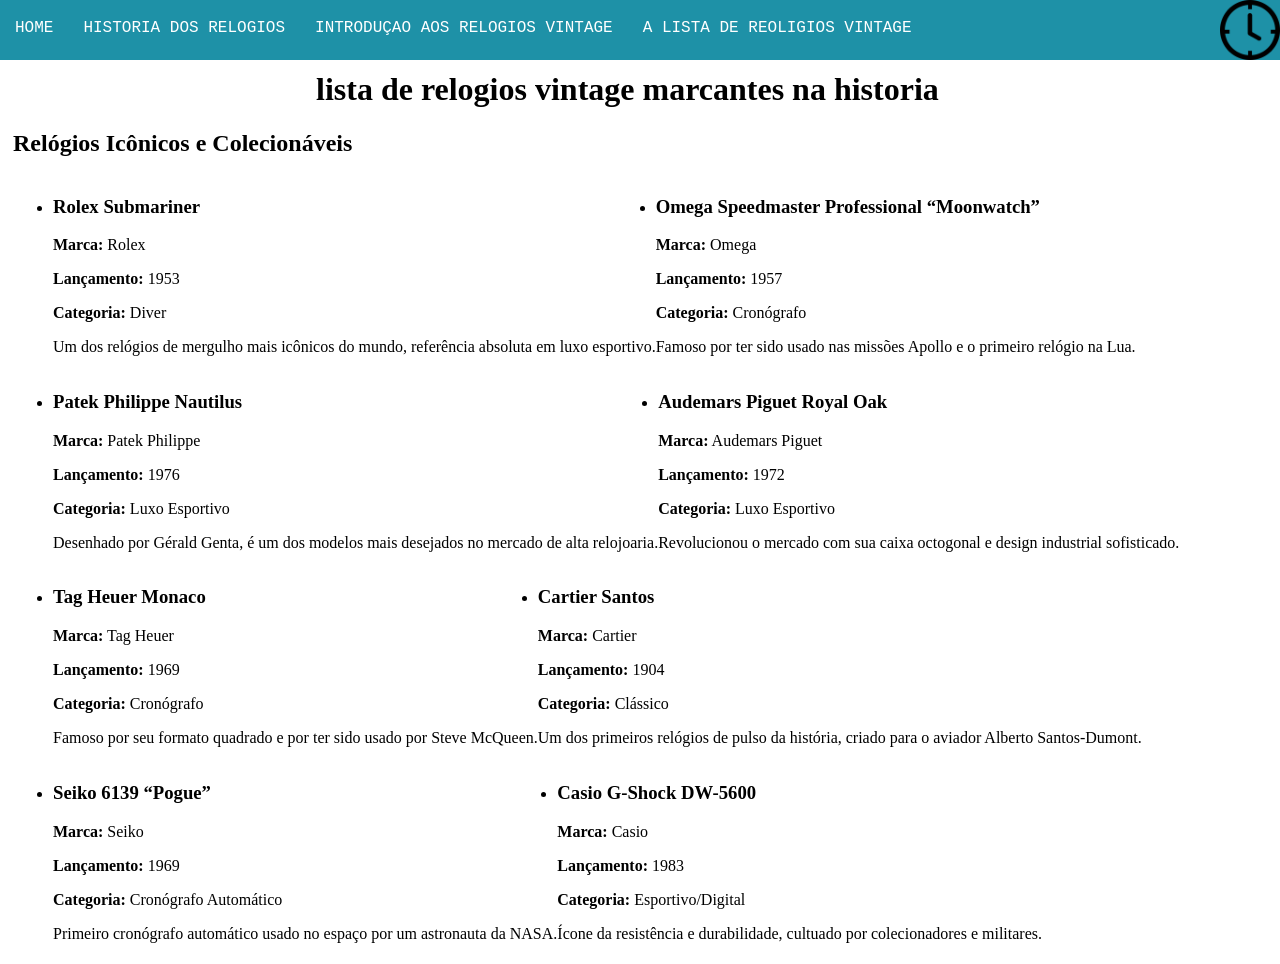
<file: tarefa1/pagina03.html>
<!DOCTYPE html>
<html lang="pt-br">
<head>
    <meta charset="UTF-8">
    <meta http-equiv="X-UA-Compatible" content="IE=edge">
    <meta name="viewport" content="width=device-width, initial-scale=1.0">
    <title>RELOGIOS COLECIONAVEIS</title>
    <link rel="stylesheet" href="style.css">
</head>
<body>
    <div class="logo152783">
        <img height="60px" width="60px" src="152783.png" alt="">
      </div>  
      <div class="menuPrincipal">
        <nav>
            <ul>
              <li><a href="index.html">HOME</a></li>
              <li><a href="pagina01.html">HISTORIA DOS RELOGIOS</a></li>
              <li><a href="pagina02.html">INTRODUÇAO AOS RELOGIOS VINTAGE</a></li>
              <li><a href="pagina03.html">A LISTA DE REOLIGIOS VINTAGE</a></li>
          </ul>
        </nav>
     </div>
     <div class="conteudo">
        <h1>lista de relogios vintage marcantes na historia</h1>
          
       
  <h2>Relógios Icônicos e Colecionáveis</h2>
  <ul>

    <li>
      <h3>Rolex Submariner</h3>
      <p><strong>Marca:</strong> Rolex</p>
      <p><strong>Lançamento:</strong> 1953</p>
      <p><strong>Categoria:</strong> Diver</p>
      <p>Um dos relógios de mergulho mais icônicos do mundo, referência absoluta em luxo esportivo.</p>
    </li>

    <li>
      <h3>Omega Speedmaster Professional “Moonwatch”</h3>
      <p><strong>Marca:</strong> Omega</p>
      <p><strong>Lançamento:</strong> 1957</p>
      <p><strong>Categoria:</strong> Cronógrafo</p>
      <p>Famoso por ter sido usado nas missões Apollo e o primeiro relógio na Lua.</p>
    </li>

    <li>
      <h3>Patek Philippe Nautilus</h3>
      <p><strong>Marca:</strong> Patek Philippe</p>
      <p><strong>Lançamento:</strong> 1976</p>
      <p><strong>Categoria:</strong> Luxo Esportivo</p>
      <p>Desenhado por Gérald Genta, é um dos modelos mais desejados no mercado de alta relojoaria.</p>
    </li>

    <li>
      <h3>Audemars Piguet Royal Oak</h3>
      <p><strong>Marca:</strong> Audemars Piguet</p>
      <p><strong>Lançamento:</strong> 1972</p>
      <p><strong>Categoria:</strong> Luxo Esportivo</p>
      <p>Revolucionou o mercado com sua caixa octogonal e design industrial sofisticado.</p>
    </li>

    <li>
      <h3>Tag Heuer Monaco</h3>
      <p><strong>Marca:</strong> Tag Heuer</p>
      <p><strong>Lançamento:</strong> 1969</p>
      <p><strong>Categoria:</strong> Cronógrafo</p>
      <p>Famoso por seu formato quadrado e por ter sido usado por Steve McQueen.</p>
    </li>

    <li>
      <h3>Cartier Santos</h3>
      <p><strong>Marca:</strong> Cartier</p>
      <p><strong>Lançamento:</strong> 1904</p>
      <p><strong>Categoria:</strong> Clássico</p>
      <p>Um dos primeiros relógios de pulso da história, criado para o aviador Alberto Santos-Dumont.</p>
    </li>

    <li>
      <h3>Seiko 6139 “Pogue”</h3>
      <p><strong>Marca:</strong> Seiko</p>
      <p><strong>Lançamento:</strong> 1969</p>
      <p><strong>Categoria:</strong> Cronógrafo Automático</p>
      <p>Primeiro cronógrafo automático usado no espaço por um astronauta da NASA.</p>
    </li>

    <li>
      <h3>Casio G-Shock DW-5600</h3>
      <p><strong>Marca:</strong> Casio</p>
      <p><strong>Lançamento:</strong> 1983</p>
      <p><strong>Categoria:</strong> Esportivo/Digital</p>
      <p>Ícone da resistência e durabilidade, cultuado por colecionadores e militares.</p>
    </li>

  </ul>
 </div>
</body>
</html>
</file>
<file: tarefa1/style.css>
ody{
   margin: 0;
   padding: 0;
   font-family: 'Lucida Sans', 'Lucida Sans Regular', 'Lucida Grande', 'Lucida Sans Unicode', Geneva, Verdana, sans-serif;
 }
 h1{
   text-align: center;
   font-family: "Georgia", serif;
 }
 .caixa1 {
    position: absolute;
    background: rgb(99, 153, 28);
    width: 100px;
    height: 100px;
    color: #FFFFFF;
    right: 0;
    top:0;
    font-family: 'Courier New', Courier, monospace;
 }
 .caixa2 {
    position: absolute;
    background: blue;
    width: 100px;
    height: 100px;
    color: #FFFFFF;
    right: 0;
    top:105px;
 }
 .caixa3 {
    position: absolute;
    background: rgb(99, 153, 28);
    width: 100px;
    height: 100px;
    color: #FFFFFF;
    right: 105px;
    top: 0;
    font-family: 'Courier New', Courier, monospace;
 }
 .caixa4 {
    position: absolute;
    background: blue;
    width: 100px;
    height: 100px;
    color: #FFFFFF;
    right: 105px;
    top:105px;
 }
 .caixa5 {
    position: absolute;
    background: rgb(169, 169, 199);
    width: 100px;
    height: 100px;
    color: #FFFFFF;
    right:52px;
    top: 52px;
 }
 
 .menuPrincipal {
    position: absolute;
    width: 100%;
    height: 60px;
    background: rgb(30 145 167);
    top: 0;
    left: 0;
 
 }
 nav ul {
    list-style-type: none;
    margin: 0;
    padding: 0;
    overflow: 0;
 }
 li {
    float: left;
 }
 li a {
    display: block;
    color: rgb(255, 255, 255);
    text-align: center;
    padding: 19px 15px;
    text-decoration: none; 
    font-family: 'Courier New', Courier, monospace;
 }
 li a:hover {
    background: rgba(0, 0, 0, 0.349);
    color: rgb(245, 7, 7);
 }
 #bomba {
    width: 10%;
 }
 .boxBomba {
    position: absolute;
    width: 90%;
    height: 200px;
    background: rgb(224, 9, 178);
    top: 50px;
    left: 0;
    border-color: rgb(255, 255, 255);
    border-width: 20px;
    border-style: solid;
    margin: 20px;
    padding: 20px;
    display: flex;
    justify-content: center;
 }
 .rodape {
    position: fixed;
    width: 100%;
    display: flex;
    justify-content: center;
 }
 #copy {
    position: fixed;
    bottom: 0;
    border-radius: 30px;
    background: black;
    color: burlywood;
    width: 80%;
    height: 20px;
    display: flex;
    justify-content: center;
    font-size: 18px;
 }
 .conteudo {
    position:absolute;
    top: 45px;
    width: 96%;
    padding: 5px;
 }
 .logo152783{
    position: absolute;
    width: 60px;
    height: 100px;
    top: 0;
    right: 0;
    z-index: 999;
 }
</file>
